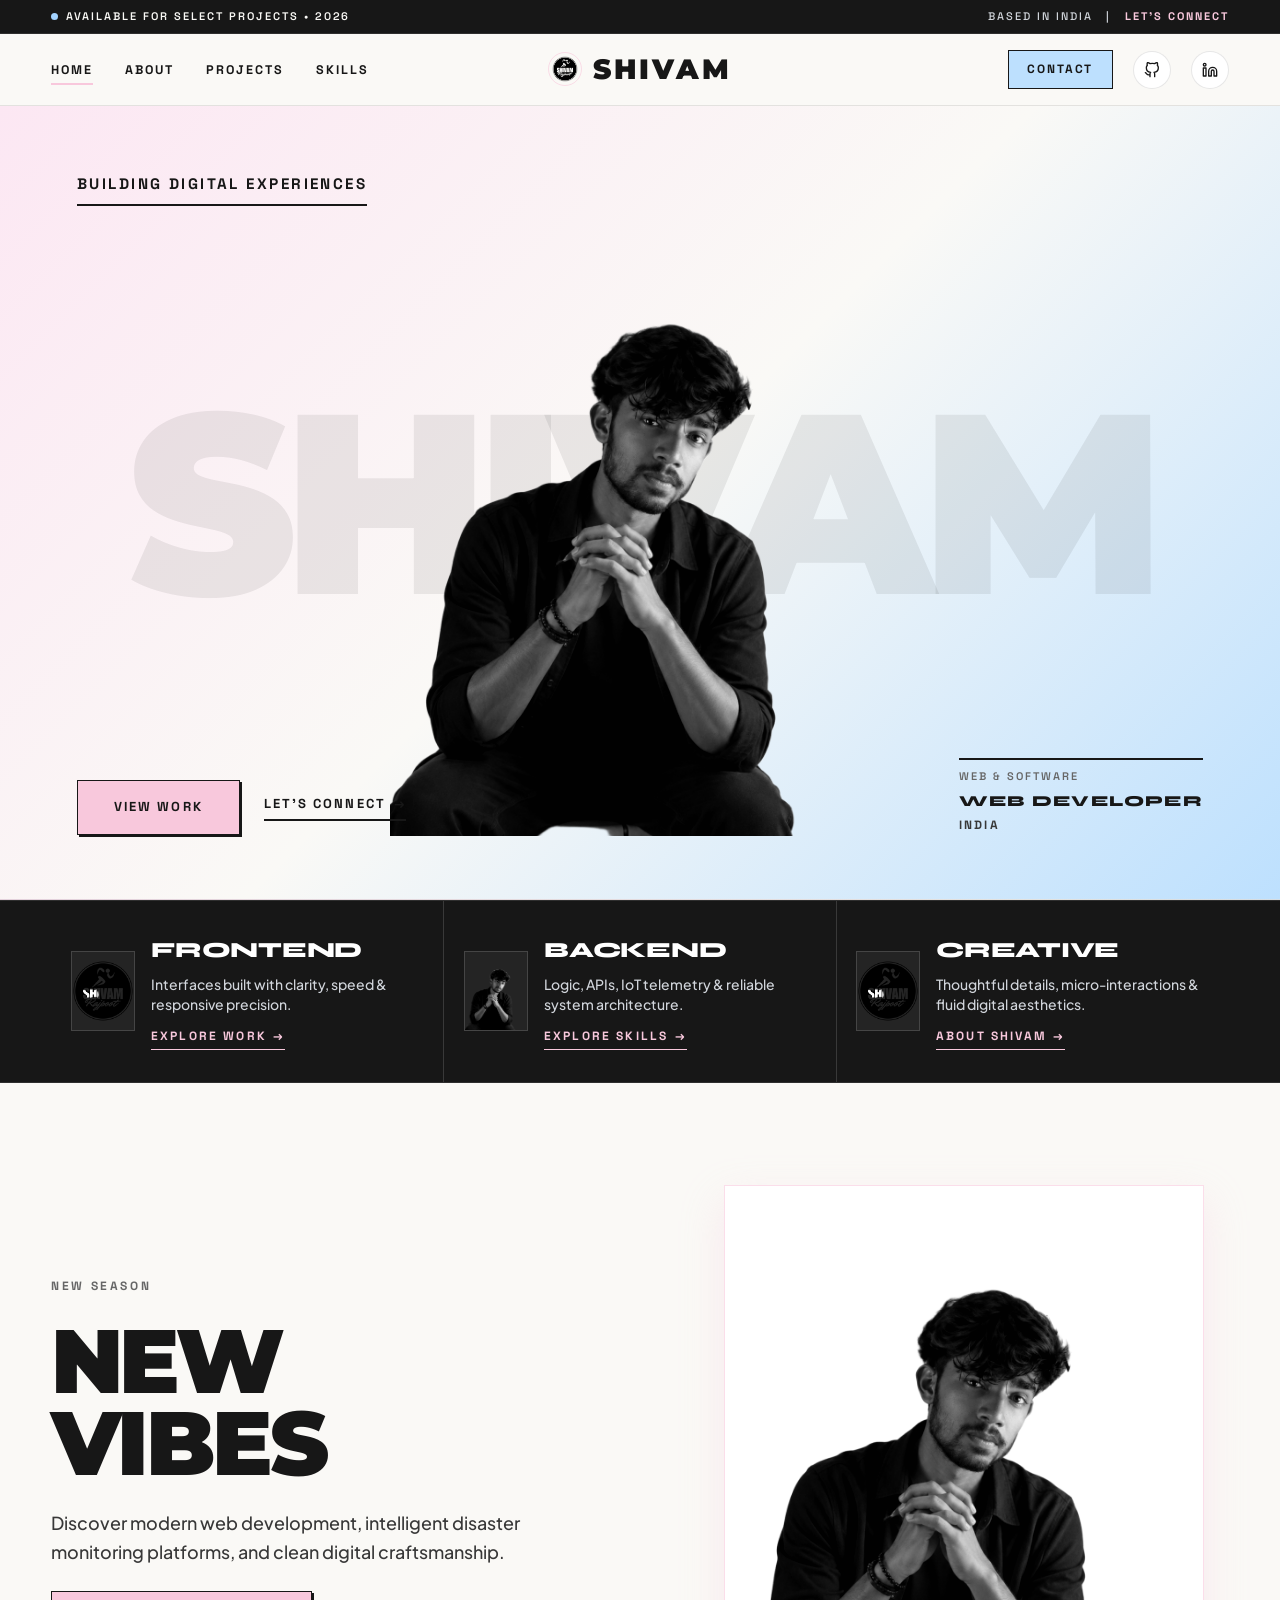
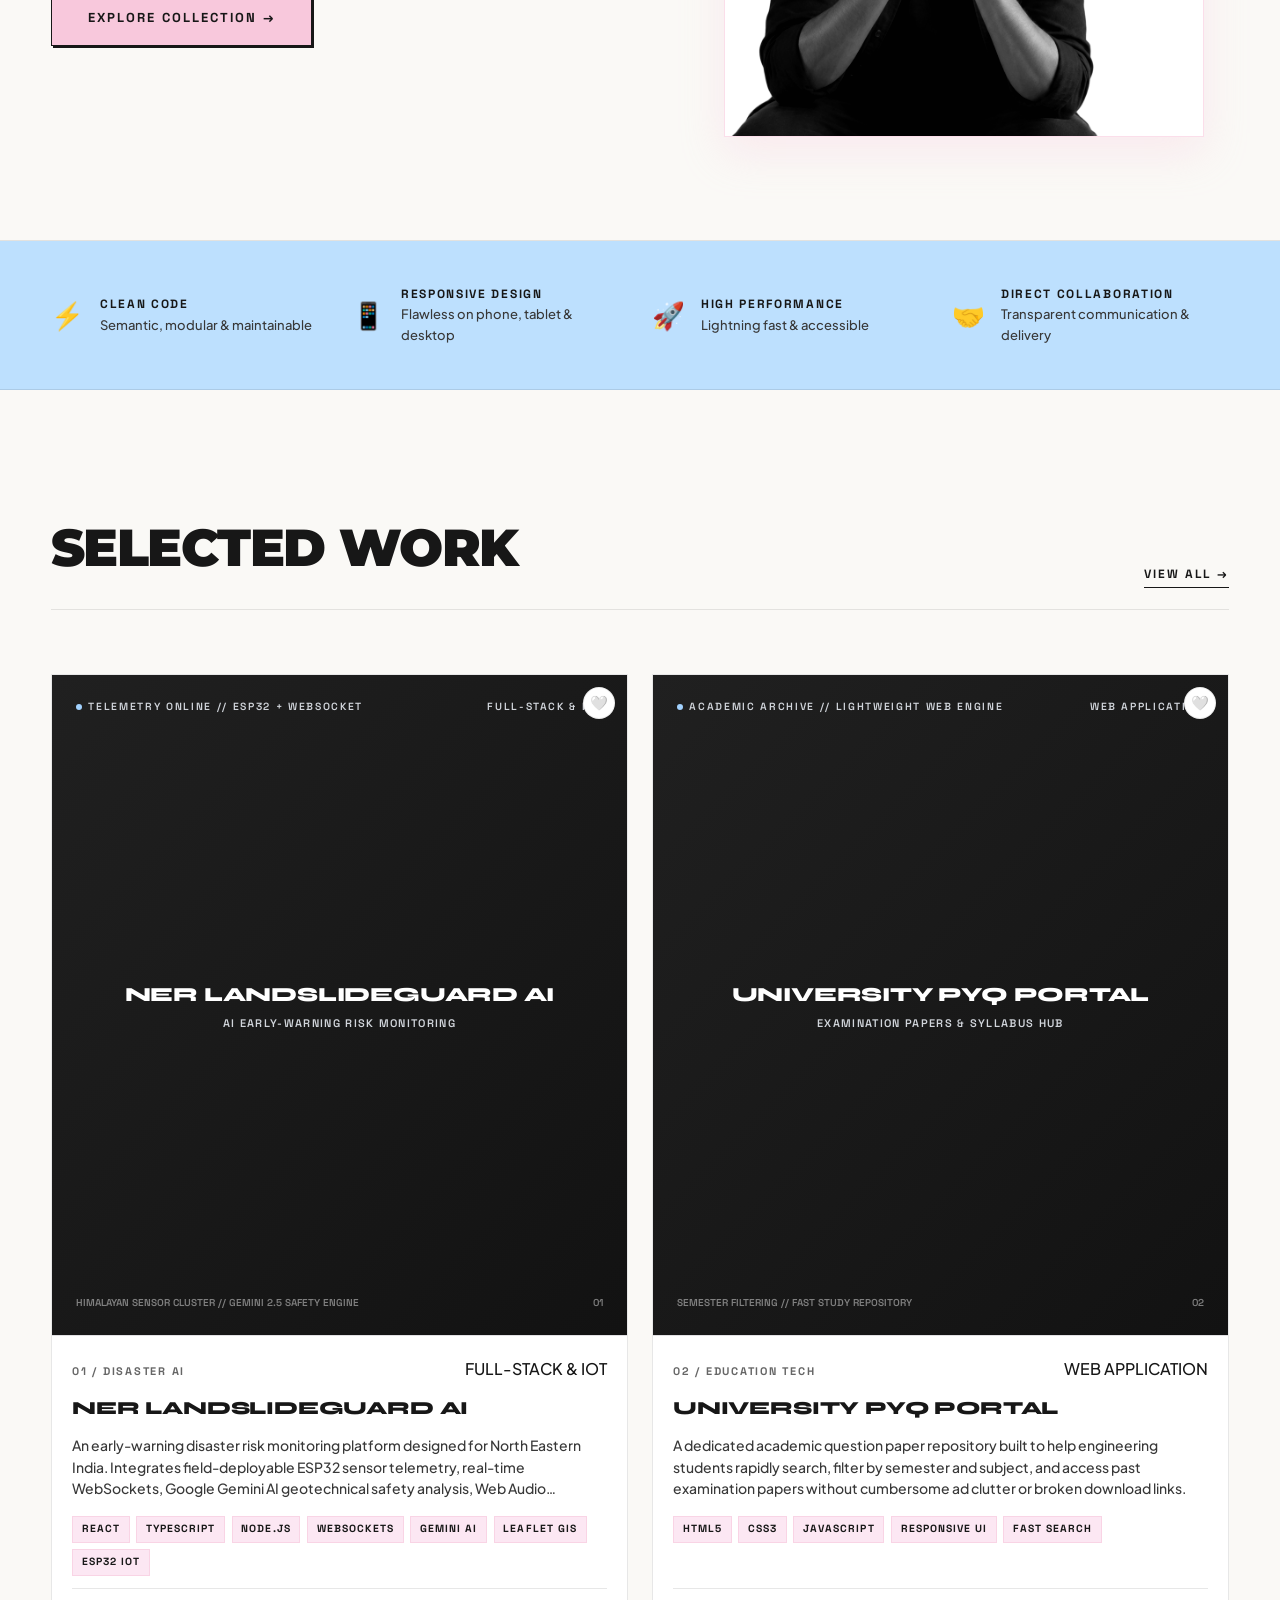
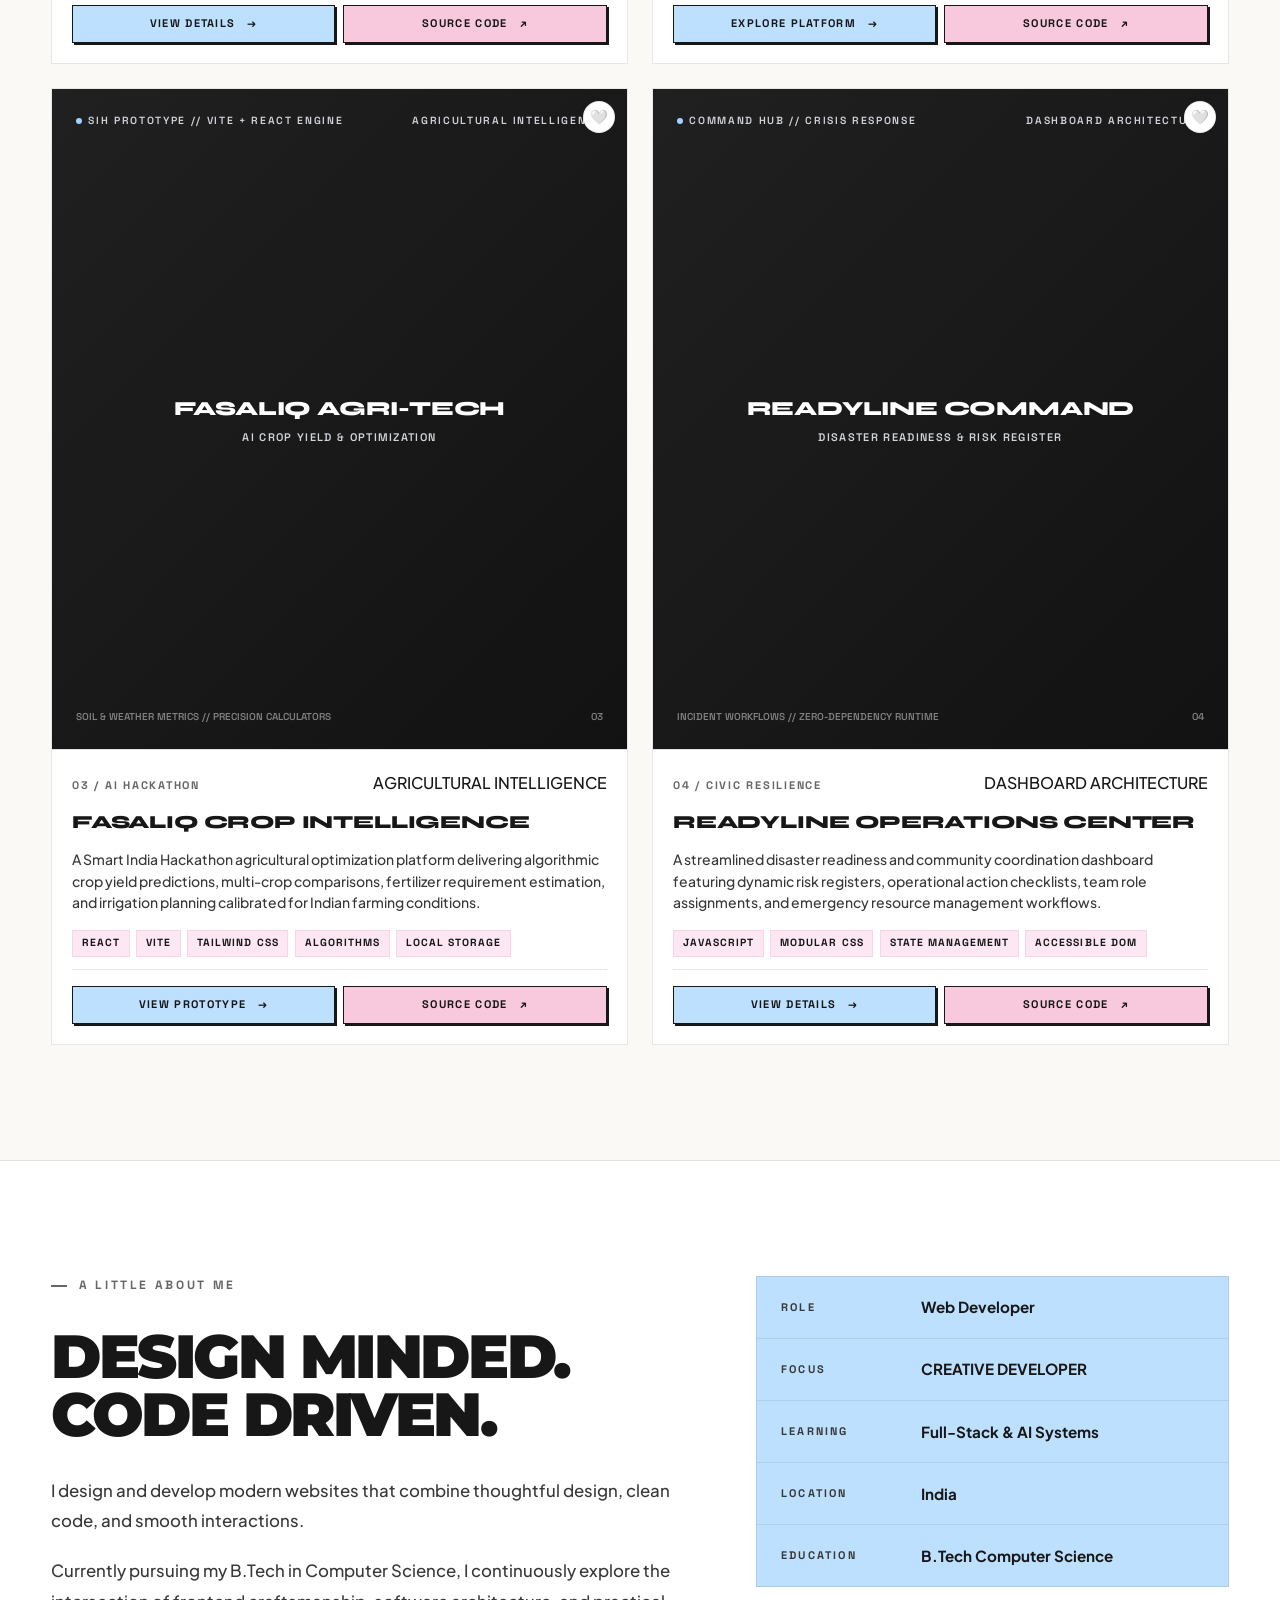
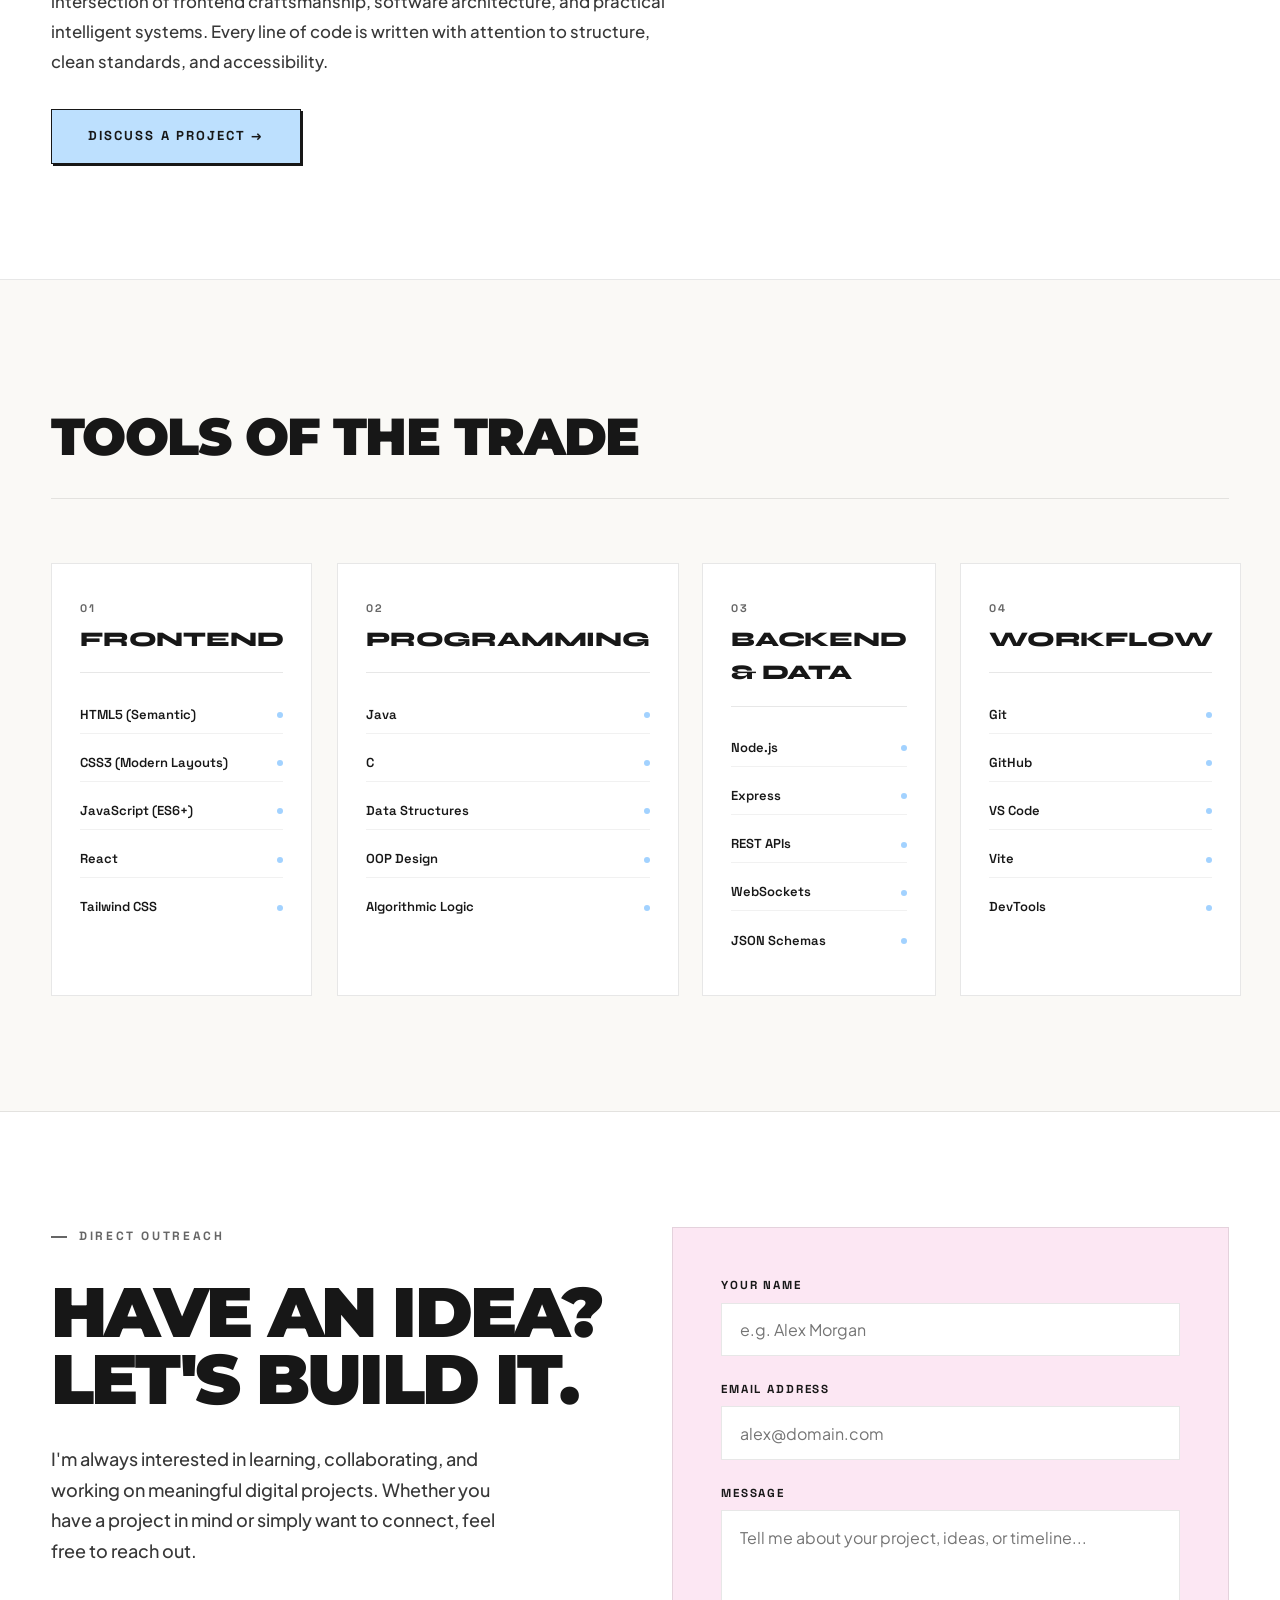
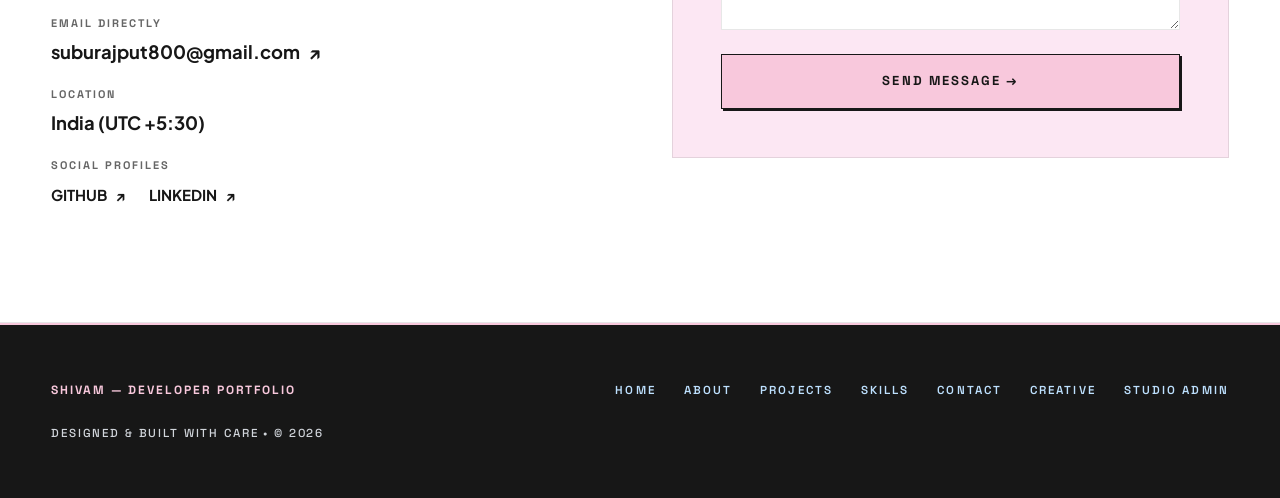
<file: index.html>
<!doctype html>
<html lang="en">
  <head>
    <meta charset="UTF-8" />
    <meta name="viewport" content="width=device-width, initial-scale=1.0" />
    <title>Shivam Rajput | Developer Portfolio</title>
    <meta
      name="description"
      content="Portfolio of Shivam Rajput, Web Developer & Software Developer based in India. Minimalist fashion-editorial portfolio showcasing selected projects, technical expertise, and development journey."
    />
    <meta name="theme-color" content="#fdf2f8" />

    <!-- Favicon -->
    <link rel="icon" type="image/png" href="lc.png" />

    <!-- Google Fonts Preconnect & Stylesheet -->
    <link rel="preconnect" href="https://fonts.googleapis.com" />
    <link rel="preconnect" href="https://fonts.gstatic.com" crossorigin />
    <link rel="stylesheet" href="style.css" />
  </head>

  <body>
    <!-- Subtle Custom Cursor for Desktop -->
    <div class="cursor-dot" aria-hidden="true"></div>
    <div class="cursor-ring" aria-hidden="true"></div>

    <!-- ======================================================================
         1. TOP ANNOUNCEMENT BAR (GAZU Style)
         ====================================================================== -->
    <div class="top-announcement">
      <div class="container announcement-inner">
        <div class="announcement-left">
          <span class="announcement-dot" aria-hidden="true"></span>
          <span>AVAILABLE FOR SELECT PROJECTS &bull; 2026</span>
        </div>
        <div class="announcement-right">
          <span>BASED IN INDIA</span>
          <span aria-hidden="true">|</span>
          <a href="#contact">LET'S CONNECT</a>
        </div>
      </div>
    </div>

    <!-- ======================================================================
         2. NAVIGATION BAR (GAZU Style: Left Nav | Center Brand | Right Actions)
         ====================================================================== -->
    <header class="site-header">
      <div class="container nav-wrapper">
        <!-- Left Navigation -->
        <nav class="nav-left" aria-label="Main Navigation">
          <a href="#hero" class="nav-link active">HOME</a>
          <a href="#about" class="nav-link">ABOUT</a>
          <a href="#projects" class="nav-link">PROJECTS</a>
          <a href="#skills" class="nav-link">SKILLS</a>
        </nav>

        <!-- Center Brand (Bold GAZU-Style "SHIVAM") -->
        <div class="nav-brand">
          <img
            src="lc.png"
            alt="Shivam Monogram"
            class="brand-monogram"
            width="32"
            height="32"
          />
          <a href="#hero" class="brand-title">SHIVAM</a>
        </div>

        <!-- Right Navigation & Icons -->
        <div class="nav-right">
          <a href="#contact" class="nav-contact-link">CONTACT</a>

          <!-- GitHub Icon Link -->
          <a
            href="https://github.com"
            target="_blank"
            rel="noopener noreferrer"
            class="nav-social-link"
            aria-label="GitHub Profile"
            title="GitHub Profile"
          >
            <svg
              viewBox="0 0 24 24"
              fill="none"
              stroke="currentColor"
              stroke-width="2"
              stroke-linecap="round"
              stroke-linejoin="round"
            >
              <path
                d="M9 19c-5 1.5-5-2.5-7-3m14 6v-3.87a3.37 3.37 0 0 0-.94-2.61c3.14-.35 6.44-1.54 6.44-7A5.44 5.44 0 0 0 20 4.77 5.07 5.07 0 0 0 19.91 1S18.73.65 16 2.48a13.38 13.38 0 0 0-7 0C6.27.65 5.09 1 5.09 1A5.07 5.07 0 0 0 5 4.77a5.44 5.44 0 0 0-1.5 3.78c0 5.42 3.3 6.61 6.44 7A3.37 3.37 0 0 0 9 18.13V22"
              ></path>
            </svg>
          </a>

          <!-- LinkedIn Icon Link -->
          <a
            href="https://linkedin.com"
            target="_blank"
            rel="noopener noreferrer"
            class="nav-social-link"
            aria-label="LinkedIn Profile"
            title="LinkedIn Profile"
          >
            <svg
              viewBox="0 0 24 24"
              fill="none"
              stroke="currentColor"
              stroke-width="2"
              stroke-linecap="round"
              stroke-linejoin="round"
            >
              <path
                d="M16 8a6 6 0 0 1 6 6v7h-4v-7a2 2 0 0 0-2-2 2 2 0 0 0-2 2v7h-4v-7a6 6 0 0 1 6-6z"
              ></path>
              <rect x="2" y="9" width="4" height="12"></rect>
              <circle cx="4" cy="4" r="2"></circle>
            </svg>
          </a>

          <!-- Mobile Hamburger Toggle -->
          <button
            class="mobile-toggle"
            aria-label="Open mobile navigation"
            aria-expanded="false"
          >
            <span></span>
            <span></span>
            <span></span>
          </button>
        </div>
      </div>
    </header>

    <!-- Mobile Drawer Menu Overlay -->
    <div class="mobile-nav-drawer" aria-label="Mobile Navigation Drawer">
      <div class="mobile-links">
        <a href="#hero" class="mobile-nav-link">
          <span>01 / HOME</span>
          <span class="arrow-icon">→</span>
        </a>
        <a href="#about" class="mobile-nav-link">
          <span>02 / ABOUT</span>
          <span class="arrow-icon">→</span>
        </a>
        <a href="#projects" class="mobile-nav-link">
          <span>03 / SELECTED WORK</span>
          <span class="arrow-icon">→</span>
        </a>
        <a href="#skills" class="mobile-nav-link">
          <span>04 / SKILLS</span>
          <span class="arrow-icon">→</span>
        </a>
        <a href="#journey" class="mobile-nav-link">
          <span>05 / JOURNEY</span>
          <span class="arrow-icon">→</span>
        </a>
        <a href="creativity.html" class="mobile-nav-link">
          <span>06 / CREATIVE LAB</span>
          <span class="arrow-icon">→</span>
        </a>
        <a href="#contact" class="mobile-nav-link">
          <span>07 / CONTACT</span>
          <span class="arrow-icon">→</span>
        </a>
      </div>

      <div class="mobile-nav-footer">
        <span class="kicker">BASED IN INDIA</span>
        <div class="mobile-socials">
          <a
            href="mailto:suburajput800@gmail.com"
            class="btn btn-sm btn-outline"
            >EMAIL DIRECT</a
          >
          <a href="./admin.html" class="btn btn-sm btn-primary">STUDIO ADMIN</a>
        </div>
      </div>
    </div>

    <!-- ======================================================================
         3. HERO SECTION — EXACT GAZU 4-CORNER COMPOSITION
         ====================================================================== -->
    <section class="hero-section" id="hero">
      <!-- 1. Top-Left Tagline (Matches GAZU "FASHION THAT MOVES WITH YOU") -->
      <div class="hero-top-left reveal">
        <p class="hero-editorial-kicker" id="hero-kicker">
          BUILDING<br />
          DIGITAL EXPERIENCES<br />
          WITH YOU.
        </p>
      </div>

      <!-- 2. Massive Oversized Typography (Matches Giant "G A Z U") -->
      <div class="hero-watermark" aria-hidden="true">SHIVAM</div>

      <!-- 3. Center Cutout Photograph (Overlaps the Watermark like the Walking Model) -->
      <div class="hero-image-wrap reveal delay-1">
        <img
          src="myphoto.png"
          alt="Shivam Rajput - Web Developer"
          class="hero-portrait"
          width="920"
          height="1080"
          loading="eager"
        />
      </div>

      <!-- 4. Bottom-Left Dual CTAs (Matches "SHOP NOW" & "EXPLORE NEW IN") -->
      <div class="hero-bottom-left reveal delay-2">
        <a href="#projects" class="btn btn-primary"> VIEW WORK </a>
        <a href="#contact" class="hero-text-link">
          LET'S CONNECT <span class="arrow-icon">→</span>
        </a>
      </div>

      <!-- 5. Bottom-Right Meta Badge (Matches "NEW COLLECTION 2024") -->
      <div class="hero-bottom-right reveal delay-2">
        <span class="hero-meta-kicker">WEB &amp; SOFTWARE</span>
        <span class="hero-meta-bold" id="hero-role-val">DEVELOPER</span>
        <span class="hero-meta-year" id="hero-location-val">2026 // INDIA</span>
      </div>
    </section>

    <!-- ======================================================================
         4. DEVELOPER CATEGORY STRIP (Matches GAZU MEN / WOMEN / KIDS Strip)
         ====================================================================== -->
    <section class="category-strip" aria-label="Specialization Categories">
      <div class="container category-grid">
        <!-- Category 1 (Frontend) -->
        <a href="#projects" class="category-card reveal">
          <div class="category-thumb-wrap">
            <img src="lc.png" alt="Frontend Development Thumbnail" />
          </div>
          <div class="category-body">
            <h3 class="category-title">FRONTEND</h3>
            <p class="category-desc">
              Interfaces built with clarity, speed &amp; responsive precision.
            </p>
            <span class="category-link">
              EXPLORE WORK <span class="arrow-icon">→</span>
            </span>
          </div>
        </a>

        <!-- Category 2 (Backend) -->
        <a href="#skills" class="category-card reveal delay-1">
          <div class="category-thumb-wrap">
            <img src="myphoto.png" alt="Backend Development Thumbnail" />
          </div>
          <div class="category-body">
            <h3 class="category-title">BACKEND</h3>
            <p class="category-desc">
              Logic, APIs, IoT telemetry &amp; reliable system architecture.
            </p>
            <span class="category-link">
              EXPLORE SKILLS <span class="arrow-icon">→</span>
            </span>
          </div>
        </a>

        <!-- Category 3 (Creative) -->
        <a href="#about" class="category-card reveal delay-2">
          <div class="category-thumb-wrap">
            <img src="lc.png" alt="Creative Development Thumbnail" />
          </div>
          <div class="category-body">
            <h3 class="category-title">CREATIVE</h3>
            <p class="category-desc">
              Thoughtful details, micro-interactions &amp; fluid digital
              aesthetics.
            </p>
            <span class="category-link">
              ABOUT SHIVAM <span class="arrow-icon">→</span>
            </span>
          </div>
        </a>
      </div>
    </section>

    <!-- ======================================================================
         5. NEW VIBES SECTION (Matches GAZU Editorial Split Banner)
         ====================================================================== -->
    <section class="vibes-banner" id="journey-banner">
      <div class="container vibes-grid">
        <!-- Left Side: Editorial Typography -->
        <div class="vibes-left">
          <span class="vibes-season reveal">NEW SEASON</span>

          <h2 class="vibes-title reveal delay-1">
            NEW<br />
            VIBES
          </h2>

          <p class="vibes-desc reveal delay-2">
            Discover modern web development, intelligent disaster monitoring
            platforms, and clean digital craftsmanship.
          </p>

          <div class="reveal delay-3">
            <a href="#projects" class="btn btn-primary">
              EXPLORE COLLECTION &rarr;
            </a>
          </div>
        </div>

        <!-- Right Side: Studio Portrait Card (Matching Model Photo) -->
        <div class="vibes-right reveal delay-2">
          <div class="vibes-portrait-card">
            <img
              src="myphoto.png"
              alt="Shivam Rajput - Studio Portrait"
              loading="lazy"
            />
          </div>
        </div>
      </div>
    </section>

    <!-- ======================================================================
         6. TRUST & VALUE BADGES STRIP (Matches GAZU Feature Bar)
         ====================================================================== -->
    <div class="trust-strip">
      <div class="container trust-grid">
        <div class="trust-item reveal">
          <span class="trust-icon" aria-hidden="true">⚡</span>
          <div class="trust-content">
            <span class="trust-title">CLEAN CODE</span>
            <span class="trust-desc">Semantic, modular &amp; maintainable</span>
          </div>
        </div>

        <div class="trust-item reveal delay-1">
          <span class="trust-icon" aria-hidden="true">📱</span>
          <div class="trust-content">
            <span class="trust-title">RESPONSIVE DESIGN</span>
            <span class="trust-desc"
              >Flawless on phone, tablet &amp; desktop</span
            >
          </div>
        </div>

        <div class="trust-item reveal delay-2">
          <span class="trust-icon" aria-hidden="true">🚀</span>
          <div class="trust-content">
            <span class="trust-title">HIGH PERFORMANCE</span>
            <span class="trust-desc">Lightning fast &amp; accessible</span>
          </div>
        </div>

        <div class="trust-item reveal delay-3">
          <span class="trust-icon" aria-hidden="true">🤝</span>
          <div class="trust-content">
            <span class="trust-title">DIRECT COLLABORATION</span>
            <span class="trust-desc"
              >Transparent communication &amp; delivery</span
            >
          </div>
        </div>
      </div>
    </div>

    <!-- ======================================================================
         7. FEATURED PROJECTS (Matches "BEST OF GAZU" Product Grid)
         ====================================================================== -->
    <section class="projects-section" id="projects">
      <div class="container">
        <!-- Section Header matching "BEST OF GAZU" -->
        <div class="section-header-editorial">
          <h2 class="section-title reveal">SELECTED WORK</h2>
          <a href="#contact" class="section-header-right-link reveal delay-1"
            >VIEW ALL &rarr;</a
          >
        </div>

        <!-- 4-Column Product Style Grid -->
        <div class="projects-grid" id="projects-container">
          <!-- Populated dynamically via main.js / fallback cards -->
          <article class="project-card reveal">
            <div class="project-preview">
              <span class="project-wishlist-icon" title="Save Project">🤍</span>
              <div class="project-preview-mockup">
                <div class="mockup-header">
                  <span class="mockup-status-dot">TELEMETRY ONLINE</span>
                  <span>IOT &bull; AI</span>
                </div>
                <div class="mockup-center">
                  <h4>NER LandslideGuard AI</h4>
                  <p>AI EARLY-WARNING PLATFORM</p>
                </div>
                <div class="mockup-footer">
                  <span>HIMALAYAN SENSORS</span>
                  <span>01</span>
                </div>
              </div>
            </div>

            <div class="project-info">
              <div class="project-meta-bar">
                <span class="project-index">01 / DISASTER AI</span>
              </div>
              <h3 class="project-title">NER LandslideGuard AI</h3>
              <p class="project-desc">
                AI disaster early warning platform integrating ESP32 IoT
                sensors, WebSockets, Google Gemini AI, and GIS Leaflet mapping.
              </p>
              <div class="project-tech-tags">
                <span class="tech-tag">React</span>
                <span class="tech-tag">IoT</span>
                <span class="tech-tag">Gemini AI</span>
              </div>
              <div class="project-actions">
                <a href="#contact" class="btn btn-sm btn-outline"
                  >DETAILS &rarr;</a
                >
                <a
                  href="https://github.com"
                  target="_blank"
                  rel="noopener noreferrer"
                  class="btn btn-sm btn-primary"
                  >CODE ↗</a
                >
              </div>
            </div>
          </article>

          <article class="project-card reveal delay-1">
            <div class="project-preview">
              <span class="project-wishlist-icon" title="Save Project">🤍</span>
              <div class="project-preview-mockup">
                <div class="mockup-header">
                  <span class="mockup-status-dot">ACADEMIC HUB</span>
                  <span>WEB ARCHIVE</span>
                </div>
                <div class="mockup-center">
                  <h4>University PYQ Portal</h4>
                  <p>EXAM QUESTION ARCHIVE</p>
                </div>
                <div class="mockup-footer">
                  <span>FAST FILTERING</span>
                  <span>02</span>
                </div>
              </div>
            </div>

            <div class="project-info">
              <div class="project-meta-bar">
                <span class="project-index">02 / EDUCATION TECH</span>
              </div>
              <h3 class="project-title">University PYQ Portal</h3>
              <p class="project-desc">
                Centralized academic question paper repository with semester
                filtering and clean download access for students.
              </p>
              <div class="project-tech-tags">
                <span class="tech-tag">HTML5</span>
                <span class="tech-tag">CSS3</span>
                <span class="tech-tag">JavaScript</span>
              </div>
              <div class="project-actions">
                <a href="#contact" class="btn btn-sm btn-outline"
                  >DETAILS &rarr;</a
                >
                <a
                  href="https://github.com"
                  target="_blank"
                  rel="noopener noreferrer"
                  class="btn btn-sm btn-primary"
                  >CODE ↗</a
                >
              </div>
            </div>
          </article>

          <article class="project-card reveal delay-2">
            <div class="project-preview">
              <span class="project-wishlist-icon" title="Save Project">🤍</span>
              <div class="project-preview-mockup">
                <div class="mockup-header">
                  <span class="mockup-status-dot">SIH PROTOTYPE</span>
                  <span>AGRI-TECH</span>
                </div>
                <div class="mockup-center">
                  <h4>FasalIQ Crop AI</h4>
                  <p>YIELD PREDICTION ENGINE</p>
                </div>
                <div class="mockup-footer">
                  <span>SMART SOIL DATA</span>
                  <span>03</span>
                </div>
              </div>
            </div>

            <div class="project-info">
              <div class="project-meta-bar">
                <span class="project-index">03 / AI HACKATHON</span>
              </div>
              <h3 class="project-title">FasalIQ Crop Intelligence</h3>
              <p class="project-desc">
                Smart India Hackathon agricultural optimization platform
                delivering algorithmic crop yield predictions and dosage
                calculators.
              </p>
              <div class="project-tech-tags">
                <span class="tech-tag">React</span>
                <span class="tech-tag">Vite</span>
                <span class="tech-tag">Tailwind</span>
              </div>
              <div class="project-actions">
                <a href="#contact" class="btn btn-sm btn-outline"
                  >DETAILS &rarr;</a
                >
                <a
                  href="https://github.com"
                  target="_blank"
                  rel="noopener noreferrer"
                  class="btn btn-sm btn-primary"
                  >CODE ↗</a
                >
              </div>
            </div>
          </article>

          <article class="project-card reveal delay-3">
            <div class="project-preview">
              <span class="project-wishlist-icon" title="Save Project">🤍</span>
              <div class="project-preview-mockup">
                <div class="mockup-header">
                  <span class="mockup-status-dot">COMMAND HUB</span>
                  <span>CRISIS OPS</span>
                </div>
                <div class="mockup-center">
                  <h4>Readyline Command</h4>
                  <p>DISASTER READINESS HUB</p>
                </div>
                <div class="mockup-footer">
                  <span>RISK REGISTER</span>
                  <span>04</span>
                </div>
              </div>
            </div>

            <div class="project-info">
              <div class="project-meta-bar">
                <span class="project-index">04 / CIVIC RESILIENCE</span>
              </div>
              <h3 class="project-title">Readyline Operations</h3>
              <p class="project-desc">
                Disaster readiness and community coordination dashboard
                featuring interactive risk registers and resource workflows.
              </p>
              <div class="project-tech-tags">
                <span class="tech-tag">JavaScript</span>
                <span class="tech-tag">State Mgmt</span>
                <span class="tech-tag">A11y</span>
              </div>
              <div class="project-actions">
                <a href="#contact" class="btn btn-sm btn-outline"
                  >DETAILS &rarr;</a
                >
                <a
                  href="https://github.com"
                  target="_blank"
                  rel="noopener noreferrer"
                  class="btn btn-sm btn-primary"
                  >CODE ↗</a
                >
              </div>
            </div>
          </article>
        </div>
      </div>
    </section>

    <!-- ======================================================================
         8. INTRODUCTION / ABOUT SECTION
         ====================================================================== -->
    <section class="about-section" id="about">
      <div class="container about-layout">
        <!-- Left Side: Editorial Narrative -->
        <div class="about-left">
          <span class="kicker reveal">A LITTLE ABOUT ME</span>

          <h2 class="about-headline title-display reveal delay-1">
            DESIGN MINDED.<br />CODE DRIVEN.
          </h2>

          <div class="about-narrative reveal delay-2">
            <p id="hero-tagline">
              I design and develop modern websites that combine thoughtful
              design, clean code, and smooth interactions.
            </p>
            <p>
              Currently pursuing my B.Tech in Computer Science, I continuously
              explore the intersection of frontend craftsmanship, software
              architecture, and practical intelligent systems. Every line of
              code is written with attention to structure, clean standards, and
              accessibility.
            </p>
          </div>

          <div class="reveal delay-3">
            <a href="#contact" class="btn btn-outline">
              DISCUSS A PROJECT &rarr;
            </a>
          </div>
        </div>

        <!-- Right Side: Editorial Specifications -->
        <div class="about-right">
          <div class="editorial-specs reveal delay-1">
            <div class="spec-row">
              <span class="spec-label">ROLE</span>
              <span class="spec-value" id="hero-role-spec">Web Developer</span>
            </div>
            <div class="spec-row">
              <span class="spec-label">FOCUS</span>
              <span class="spec-value" id="hero-focus-val"
                >Frontend &amp; Full-Stack</span
              >
            </div>
            <div class="spec-row">
              <span class="spec-label">LEARNING</span>
              <span class="spec-value">Full-Stack &amp; AI Systems</span>
            </div>
            <div class="spec-row">
              <span class="spec-label">LOCATION</span>
              <span class="spec-value">India</span>
            </div>
            <div class="spec-row">
              <span class="spec-label">EDUCATION</span>
              <span class="spec-value">B.Tech Computer Science</span>
            </div>
          </div>
        </div>
      </div>
    </section>

    <!-- ======================================================================
         9. SKILLS SECTION ("TOOLS OF THE TRADE")
         ====================================================================== -->
    <section class="skills-section" id="skills">
      <div class="container">
        <div class="section-header-editorial">
          <h2 class="section-title reveal">TOOLS OF THE TRADE</h2>
        </div>

        <div class="skills-grid">
          <div class="skill-category-card reveal">
            <div class="skill-cat-header">
              <span class="skill-cat-index">01</span>
              <h3 class="skill-cat-title">FRONTEND</h3>
            </div>
            <div class="skill-tags-list">
              <div class="skill-tag-item">
                <span>HTML5 (Semantic)</span
                ><span class="skill-level-dot"></span>
              </div>
              <div class="skill-tag-item">
                <span>CSS3 (Modern Layouts)</span
                ><span class="skill-level-dot"></span>
              </div>
              <div class="skill-tag-item">
                <span>JavaScript (ES6+)</span
                ><span class="skill-level-dot"></span>
              </div>
              <div class="skill-tag-item">
                <span>React</span><span class="skill-level-dot"></span>
              </div>
              <div class="skill-tag-item">
                <span>Tailwind CSS</span><span class="skill-level-dot"></span>
              </div>
            </div>
          </div>

          <div class="skill-category-card reveal delay-1">
            <div class="skill-cat-header">
              <span class="skill-cat-index">02</span>
              <h3 class="skill-cat-title">PROGRAMMING</h3>
            </div>
            <div class="skill-tags-list">
              <div class="skill-tag-item">
                <span>Java</span><span class="skill-level-dot"></span>
              </div>
              <div class="skill-tag-item">
                <span>C</span><span class="skill-level-dot"></span>
              </div>
              <div class="skill-tag-item">
                <span>Data Structures</span
                ><span class="skill-level-dot"></span>
              </div>
              <div class="skill-tag-item">
                <span>OOP Design</span><span class="skill-level-dot"></span>
              </div>
              <div class="skill-tag-item">
                <span>Algorithmic Logic</span
                ><span class="skill-level-dot"></span>
              </div>
            </div>
          </div>

          <div class="skill-category-card reveal delay-2">
            <div class="skill-cat-header">
              <span class="skill-cat-index">03</span>
              <h3 class="skill-cat-title">BACKEND &amp; DATA</h3>
            </div>
            <div class="skill-tags-list">
              <div class="skill-tag-item">
                <span>Node.js</span><span class="skill-level-dot"></span>
              </div>
              <div class="skill-tag-item">
                <span>Express</span><span class="skill-level-dot"></span>
              </div>
              <div class="skill-tag-item">
                <span>REST APIs</span><span class="skill-level-dot"></span>
              </div>
              <div class="skill-tag-item">
                <span>WebSockets</span><span class="skill-level-dot"></span>
              </div>
              <div class="skill-tag-item">
                <span>JSON Schemas</span><span class="skill-level-dot"></span>
              </div>
            </div>
          </div>

          <div class="skill-category-card reveal delay-3">
            <div class="skill-cat-header">
              <span class="skill-cat-index">04</span>
              <h3 class="skill-cat-title">WORKFLOW</h3>
            </div>
            <div class="skill-tags-list">
              <div class="skill-tag-item">
                <span>Git</span><span class="skill-level-dot"></span>
              </div>
              <div class="skill-tag-item">
                <span>GitHub</span><span class="skill-level-dot"></span>
              </div>
              <div class="skill-tag-item">
                <span>VS Code</span><span class="skill-level-dot"></span>
              </div>
              <div class="skill-tag-item">
                <span>Vite</span><span class="skill-level-dot"></span>
              </div>
              <div class="skill-tag-item">
                <span>DevTools</span><span class="skill-level-dot"></span>
              </div>
            </div>
          </div>
        </div>
      </div>
    </section>

    <!-- ======================================================================
         10. CONTACT SECTION
         ====================================================================== -->
    <section class="contact-section" id="contact">
      <div class="container contact-layout">
        <div class="contact-left">
          <span class="kicker reveal">DIRECT OUTREACH</span>

          <h2 class="contact-headline title-display reveal delay-1">
            HAVE AN IDEA?<br />LET'S BUILD IT.
          </h2>

          <p class="contact-subtext reveal delay-2">
            I'm always interested in learning, collaborating, and working on
            meaningful digital projects. Whether you have a project in mind or
            simply want to connect, feel free to reach out.
          </p>

          <div class="contact-methods reveal delay-3">
            <div class="contact-item">
              <span class="contact-label">EMAIL DIRECTLY</span>
              <a href="mailto:suburajput800@gmail.com" class="contact-val">
                suburajput800@gmail.com
                <span class="arrow-icon">↗</span>
              </a>
            </div>

            <div class="contact-item">
              <span class="contact-label">LOCATION</span>
              <span class="contact-val">India (UTC +5:30)</span>
            </div>

            <div class="contact-item">
              <span class="contact-label">SOCIAL PROFILES</span>
              <div style="display: flex; gap: 1.5rem; margin-top: 0.25rem">
                <a
                  href="https://github.com"
                  target="_blank"
                  rel="noopener noreferrer"
                  class="contact-val"
                  style="font-size: 0.9375rem"
                >
                  GITHUB <span class="arrow-icon">↗</span>
                </a>
                <a
                  href="https://linkedin.com"
                  target="_blank"
                  rel="noopener noreferrer"
                  class="contact-val"
                  style="font-size: 0.9375rem"
                >
                  LINKEDIN <span class="arrow-icon">↗</span>
                </a>
              </div>
            </div>
          </div>
        </div>

        <div class="contact-right reveal delay-2">
          <div class="contact-form-wrap">
            <form id="portfolio-contact-form" class="contact-form" novalidate>
              <div class="form-group">
                <label for="contact-name" class="form-label">YOUR NAME</label>
                <input
                  type="text"
                  id="contact-name"
                  name="name"
                  class="form-input"
                  placeholder="e.g. Alex Morgan"
                  required
                />
              </div>

              <div class="form-group">
                <label for="contact-email" class="form-label"
                  >EMAIL ADDRESS</label
                >
                <input
                  type="email"
                  id="contact-email"
                  name="email"
                  class="form-input"
                  placeholder="alex@domain.com"
                  required
                />
              </div>

              <div class="form-group">
                <label for="contact-message" class="form-label">MESSAGE</label>
                <textarea
                  id="contact-message"
                  name="message"
                  class="form-textarea"
                  placeholder="Tell me about your project, ideas, or timeline..."
                  rows="4"
                  required
                ></textarea>
              </div>

              <div
                id="form-status-message"
                class="form-status"
                role="alert"
              ></div>

              <button type="submit" class="btn btn-primary" style="width: 100%">
                SEND MESSAGE &rarr;
              </button>
            </form>
          </div>
        </div>
      </div>
    </section>

    <!-- ======================================================================
         11. FOOTER
         ====================================================================== -->
    <footer class="site-footer">
      <div class="container footer-inner">
        <div class="footer-left">
          <span>SHIVAM — DEVELOPER PORTFOLIO</span>
        </div>

        <nav class="footer-center" aria-label="Footer Navigation">
          <a href="#hero" class="footer-link">HOME</a>
          <a href="#about" class="footer-link">ABOUT</a>
          <a href="#projects" class="footer-link">PROJECTS</a>
          <a href="#skills" class="footer-link">SKILLS</a>
          <a href="#contact" class="footer-link">CONTACT</a>
          <a href="./creativity.html" class="footer-link">CREATIVE</a>
          <a href="./admin.html" class="footer-link">STUDIO ADMIN</a>
        </nav>

        <div class="footer-right">
          <span
            >DESIGNED &amp; BUILT WITH CARE &bull; &copy;
            <span id="current-year">2026</span></span
          >
        </div>
      </div>
    </footer>

    <!-- Interactive Script -->
    <script src="main.js"></script>
  </body>
</html>
</file>
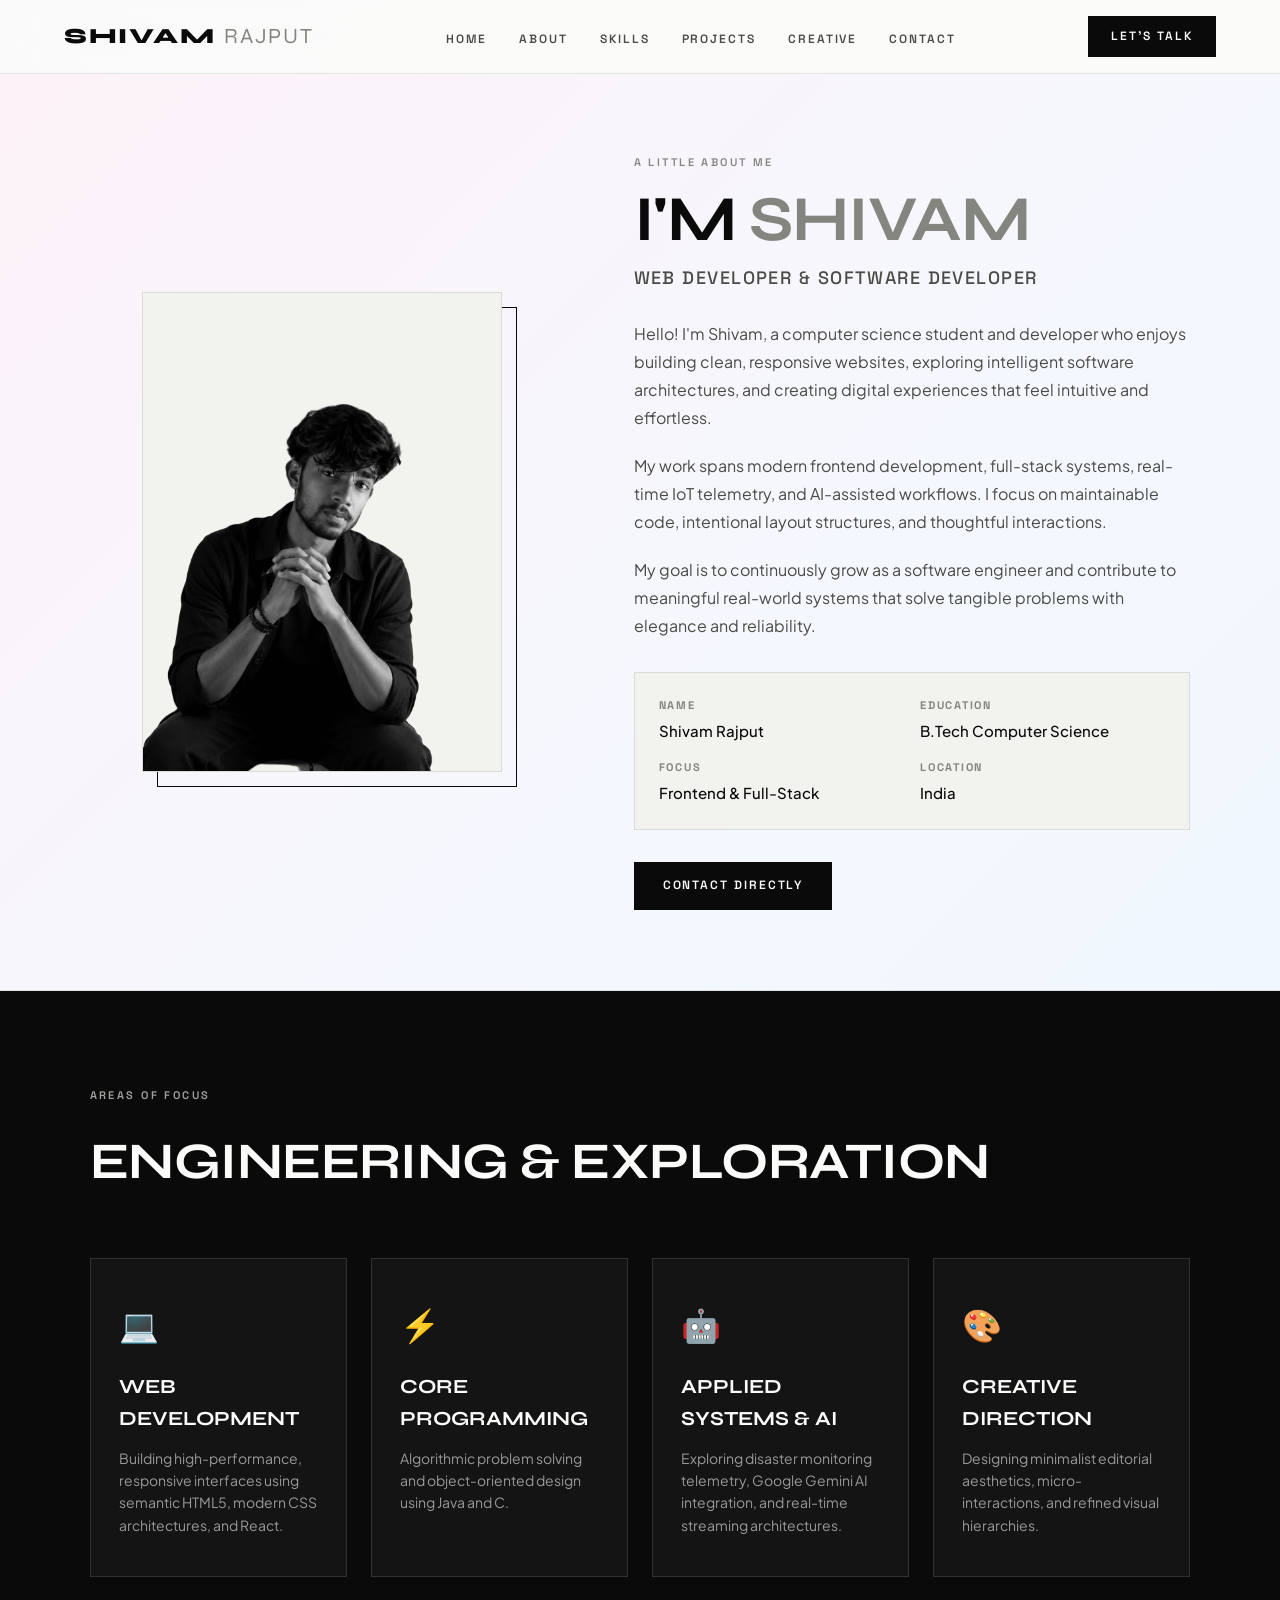
<file: about.html>
<!DOCTYPE html>
<html lang="en">
<head>
    <meta charset="UTF-8">
    <meta name="viewport" content="width=device-width, initial-scale=1.0">
    <title>About | Shivam Rajput</title>
    <link rel="icon" type="image/png" href="lc.png">
    <link rel="stylesheet" href="about.css">
</head>
<body>

    <!-- Navbar -->
    <nav class="navbar">
        <div class="logo">
            SHIVAM <span>RAJPUT</span>
        </div>

        <ul class="nav-links">
            <li><a href="index.html#hero">Home</a></li>
            <li><a href="about.html">About</a></li>
            <li><a href="index.html#skills">Skills</a></li>
            <li><a href="index.html#projects">Projects</a></li>
            <li><a href="creativity.html">Creative</a></li>
            <li><a href="index.html#contact">Contact</a></li>
        </ul>

        <a href="index.html#contact" class="hire-btn">
            LET'S TALK
        </a>
    </nav>

    <!-- About Section -->
    <section class="about">
        <!-- Left Side Image -->
        <div class="about-image">
            <div class="image-box">
                <img src="myphoto.png" alt="Shivam Rajput - Developer Portrait">
            </div>
        </div>

        <!-- Right Side Content -->
        <div class="about-content">
            <p class="small-title">A LITTLE ABOUT ME</p>
            <h1>I'm <span>Shivam</span></h1>
            <h2>Web Developer & Software Developer</h2>

            <p>
                Hello! I'm Shivam, a computer science student and developer who enjoys building
                clean, responsive websites, exploring intelligent software architectures, and creating
                digital experiences that feel intuitive and effortless.
            </p>

            <p>
                My work spans modern frontend development, full-stack systems, real-time IoT
                telemetry, and AI-assisted workflows. I focus on maintainable code, intentional layout
                structures, and thoughtful interactions.
            </p>

            <p>
                My goal is to continuously grow as a software engineer and contribute to meaningful
                real-world systems that solve tangible problems with elegance and reliability.
            </p>

            <!-- Information Specs -->
            <div class="info">
                <div class="info-item">
                    <strong>NAME</strong>
                    <span>Shivam Rajput</span>
                </div>

                <div class="info-item">
                    <strong>EDUCATION</strong>
                    <span>B.Tech Computer Science</span>
                </div>

                <div class="info-item">
                    <strong>FOCUS</strong>
                    <span>Frontend & Full-Stack</span>
                </div>

                <div class="info-item">
                    <strong>LOCATION</strong>
                    <span>India</span>
                </div>
            </div>

            <a href="mailto:suburajput800@gmail.com" class="resume-btn">
                CONTACT DIRECTLY
            </a>
        </div>
    </section>

    <!-- Skills / Interests -->
    <section class="highlights" id="skills">
        <p class="small-title" style="color: #a3a39e;">AREAS OF FOCUS</p>
        <h2>ENGINEERING &amp; EXPLORATION</h2>

        <div class="cards">
            <div class="card">
                <div class="icon">💻</div>
                <h3>Web Development</h3>
                <p>
                    Building high-performance, responsive interfaces using semantic HTML5, modern CSS architectures, and React.
                </p>
            </div>

            <div class="card">
                <div class="icon">⚡</div>
                <h3>Core Programming</h3>
                <p>
                    Algorithmic problem solving and object-oriented design using Java and C.
                </p>
            </div>

            <div class="card">
                <div class="icon">🤖</div>
                <h3>Applied Systems &amp; AI</h3>
                <p>
                    Exploring disaster monitoring telemetry, Google Gemini AI integration, and real-time streaming architectures.
                </p>
            </div>

            <div class="card">
                <div class="icon">🎨</div>
                <h3>Creative Direction</h3>
                <p>
                    Designing minimalist editorial aesthetics, micro-interactions, and refined visual hierarchies.
                </p>
            </div>
        </div>
    </section>

</body>
</html>
</file>
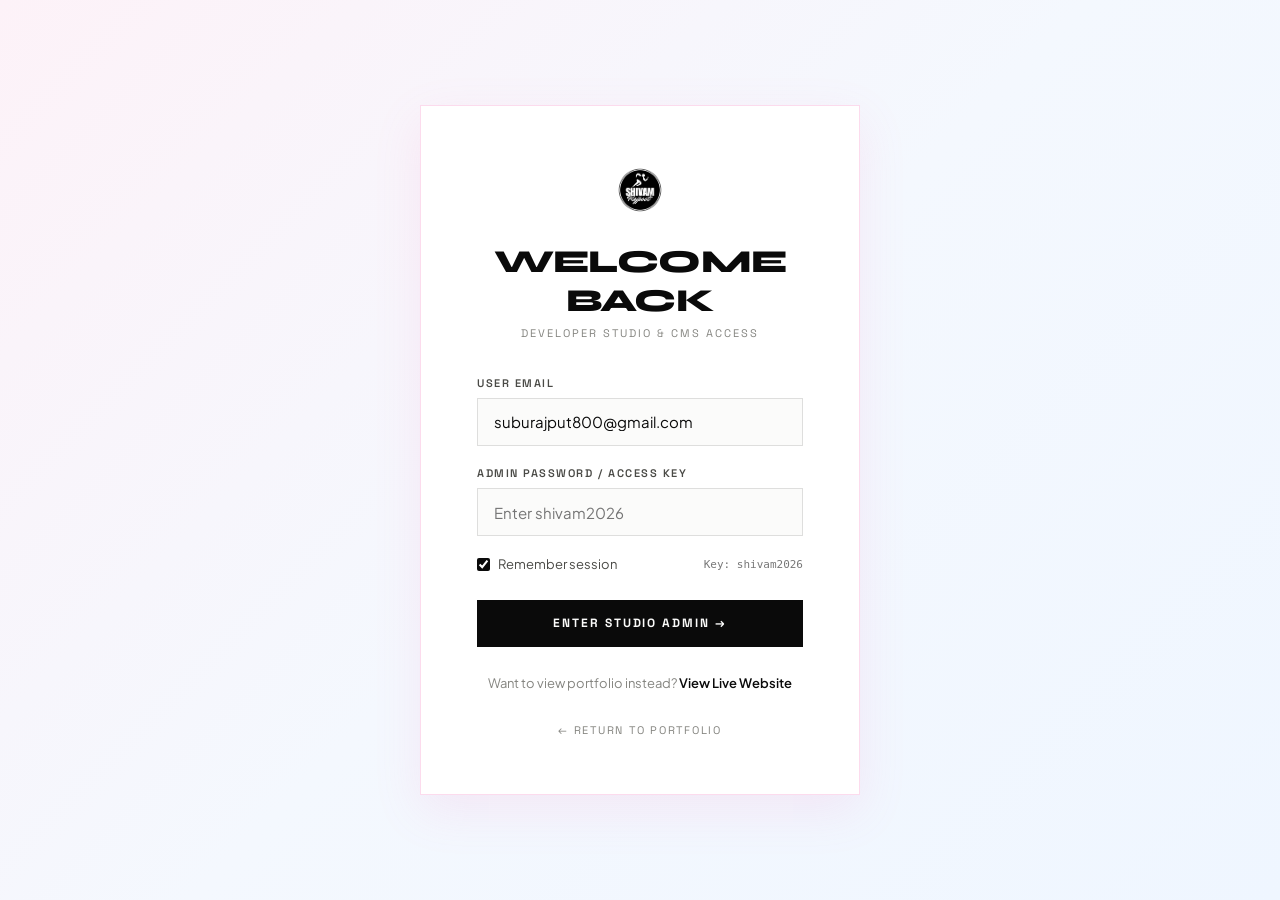
<file: admin.html>
<!doctype html>
<html lang="en">
  <head>
    <meta charset="UTF-8" />
    <meta name="viewport" content="width=device-width, initial-scale=1.0" />
    <title>Studio Admin Panel | Shivam Rajput</title>
    <link rel="icon" type="image/png" href="lc.png" />
    <link rel="stylesheet" href="admin.css" />
  </head>

  <body>
    <!-- Top Administrative Bar -->
    <header class="admin-header">
      <div class="admin-brand">
        <img src="lc.png" alt="Shivam Monogram" class="admin-logo" />
        <span class="admin-title">SHIVAM RAJPUT</span>
        <span class="admin-badge">STUDIO CMS</span>
      </div>

      <div class="admin-nav-actions">
        <a href="index.html" class="btn btn-sm btn-primary" target="_blank" rel="noopener noreferrer">
          VIEW LIVE SITE ↗
        </a>
        <button id="btn-export-json" class="btn btn-sm">
          EXPORT JSON
        </button>
        <button id="btn-reset-defaults" class="btn btn-sm">
          RESET DEFAULTS
        </button>
        <button id="btn-logout" class="btn btn-sm btn-danger">
          LOGOUT
        </button>
      </div>
    </header>

    <!-- Main Dashboard Container -->
    <main class="admin-container">
      <!-- Section 1: Hero & Profile Configuration -->
      <section class="admin-section">
        <div class="section-top">
          <div>
            <h2 class="section-headline">1. HERO &amp; PROFILE SETTINGS</h2>
            <p class="section-desc">Manage primary brand statements, hero punchline, and contact destinations.</p>
          </div>
        </div>

        <form id="profile-form" class="form-grid">
          <div class="form-group">
            <label for="field-hero-kicker" class="form-label">HERO KICKER BADGE</label>
            <input
              type="text"
              id="field-hero-kicker"
              class="form-control"
              placeholder="e.g. BUILDING DIGITAL EXPERIENCES"
              required
            />
          </div>

          <div class="form-group">
            <label for="field-email" class="form-label">DIRECT CONTACT EMAIL</label>
            <input
              type="email"
              id="field-email"
              class="form-control"
              placeholder="suburajput800@gmail.com"
              required
            />
          </div>

          <div class="form-group form-group-full">
            <label for="field-hero-tagline" class="form-label">HERO TAGLINE / ELEVATOR PITCH</label>
            <textarea
              id="field-hero-tagline"
              class="form-control"
              rows="3"
              placeholder="I design and develop modern websites that combine thoughtful design, clean code, and smooth interactions."
              required
            ></textarea>
          </div>

          <div class="form-group">
            <label for="field-hero-role" class="form-label">ROLE LABEL</label>
            <input
              type="text"
              id="field-hero-role"
              class="form-control"
              placeholder="WEB DEVELOPER"
              required
            />
          </div>

          <div class="form-group">
            <label for="field-hero-focus" class="form-label">FOCUS SPECIALIZATION</label>
            <input
              type="text"
              id="field-hero-focus"
              class="form-control"
              placeholder="CREATIVE DEVELOPER"
              required
            />
          </div>

          <div class="form-group">
            <label for="field-hero-location" class="form-label">BASE LOCATION</label>
            <input
              type="text"
              id="field-hero-location"
              class="form-control"
              placeholder="INDIA"
              required
            />
          </div>

          <div class="form-group" style="align-self: flex-end;">
            <button type="submit" class="btn btn-primary" style="width: 100%;">
              SAVE PROFILE SETTINGS &rarr;
            </button>
          </div>
        </form>
      </section>

      <!-- Section 2: Selected Projects Management -->
      <section class="admin-section">
        <div class="section-top">
          <div>
            <h2 class="section-headline">2. SELECTED WORK (PROJECTS)</h2>
            <p class="section-desc">Add new projects, update existing showcases, or re-order portfolio items.</p>
          </div>
          <button id="btn-add-project" class="btn btn-primary">
            + ADD NEW PROJECT
          </button>
        </div>

        <!-- Dynamic List of Projects -->
        <div id="admin-projects-list" class="projects-table">
          <!-- Populated dynamically via admin.js -->
        </div>
      </section>
    </main>

    <!-- Modal Dialog: Add / Edit Project -->
    <div id="project-modal" class="modal-overlay" role="dialog" aria-modal="true" aria-labelledby="modal-title">
      <div class="modal-content">
        <div class="modal-header">
          <h3 id="modal-title" class="modal-title">ADD NEW PROJECT</h3>
          <button id="btn-close-modal" class="modal-close" aria-label="Close modal">&times;</button>
        </div>

        <form id="project-form">
          <div class="form-grid">
            <div class="form-group form-group-full">
              <label for="proj-title" class="form-label">PROJECT TITLE</label>
              <input
                type="text"
                id="proj-title"
                class="form-control"
                placeholder="e.g. NER LandslideGuard AI"
                required
              />
            </div>

            <div class="form-group">
              <label for="proj-category-index" class="form-label">CATEGORY INDEX BADGE</label>
              <input
                type="text"
                id="proj-category-index"
                class="form-control"
                placeholder="e.g. 05 / MACHINE LEARNING"
                required
              />
            </div>

            <div class="form-group">
              <label for="proj-category-type" class="form-label">APPLICATION TYPE</label>
              <input
                type="text"
                id="proj-category-type"
                class="form-control"
                placeholder="e.g. FULL-STACK WEB APP"
                required
              />
            </div>

            <div class="form-group">
              <label for="proj-preview-title" class="form-label">CARD PREVIEW HEADER</label>
              <input
                type="text"
                id="proj-preview-title"
                class="form-control"
                placeholder="e.g. Smart Crop Advisory"
              />
            </div>

            <div class="form-group">
              <label for="proj-preview-subtitle" class="form-label">CARD SUBTITLE / TAG</label>
              <input
                type="text"
                id="proj-preview-subtitle"
                class="form-control"
                placeholder="e.g. PRECISION AGRICULTURE"
              />
            </div>

            <div class="form-group form-group-full">
              <label for="proj-desc" class="form-label">PROJECT SUMMARY &amp; ARCHITECTURE</label>
              <textarea
                id="proj-desc"
                class="form-control"
                rows="4"
                placeholder="Describe the problem, technologies used, and outcomes..."
                required
              ></textarea>
            </div>

            <div class="form-group form-group-full">
              <label for="proj-tags" class="form-label">TECHNOLOGY STACK (COMMA SEPARATED)</label>
              <input
                type="text"
                id="proj-tags"
                class="form-control"
                placeholder="React, TypeScript, Node.js, WebSockets, Python"
                required
              />
            </div>

            <div class="form-group">
              <label for="proj-demo-link" class="form-label">LIVE DEMO / CASE STUDY LINK</label>
              <input
                type="text"
                id="proj-demo-link"
                class="form-control"
                placeholder="#contact or https://..."
              />
            </div>

            <div class="form-group">
              <label for="proj-code-link" class="form-label">SOURCE CODE / GITHUB LINK</label>
              <input
                type="text"
                id="proj-code-link"
                class="form-control"
                placeholder="https://github.com/..."
              />
            </div>
          </div>

          <div class="modal-footer" style="margin-top: 1.5rem;">
            <button type="button" id="btn-cancel-modal" class="btn btn-outline">CANCEL</button>
            <button type="submit" class="btn btn-primary">SAVE PROJECT &rarr;</button>
          </div>
        </form>
      </div>
    </div>

    <!-- Toast Notification -->
    <div id="admin-toast" class="admin-toast" role="status" aria-live="polite"></div>

    <!-- Admin Interactive Script -->
    <script src="admin.js"></script>
  </body>
</html>
</file>
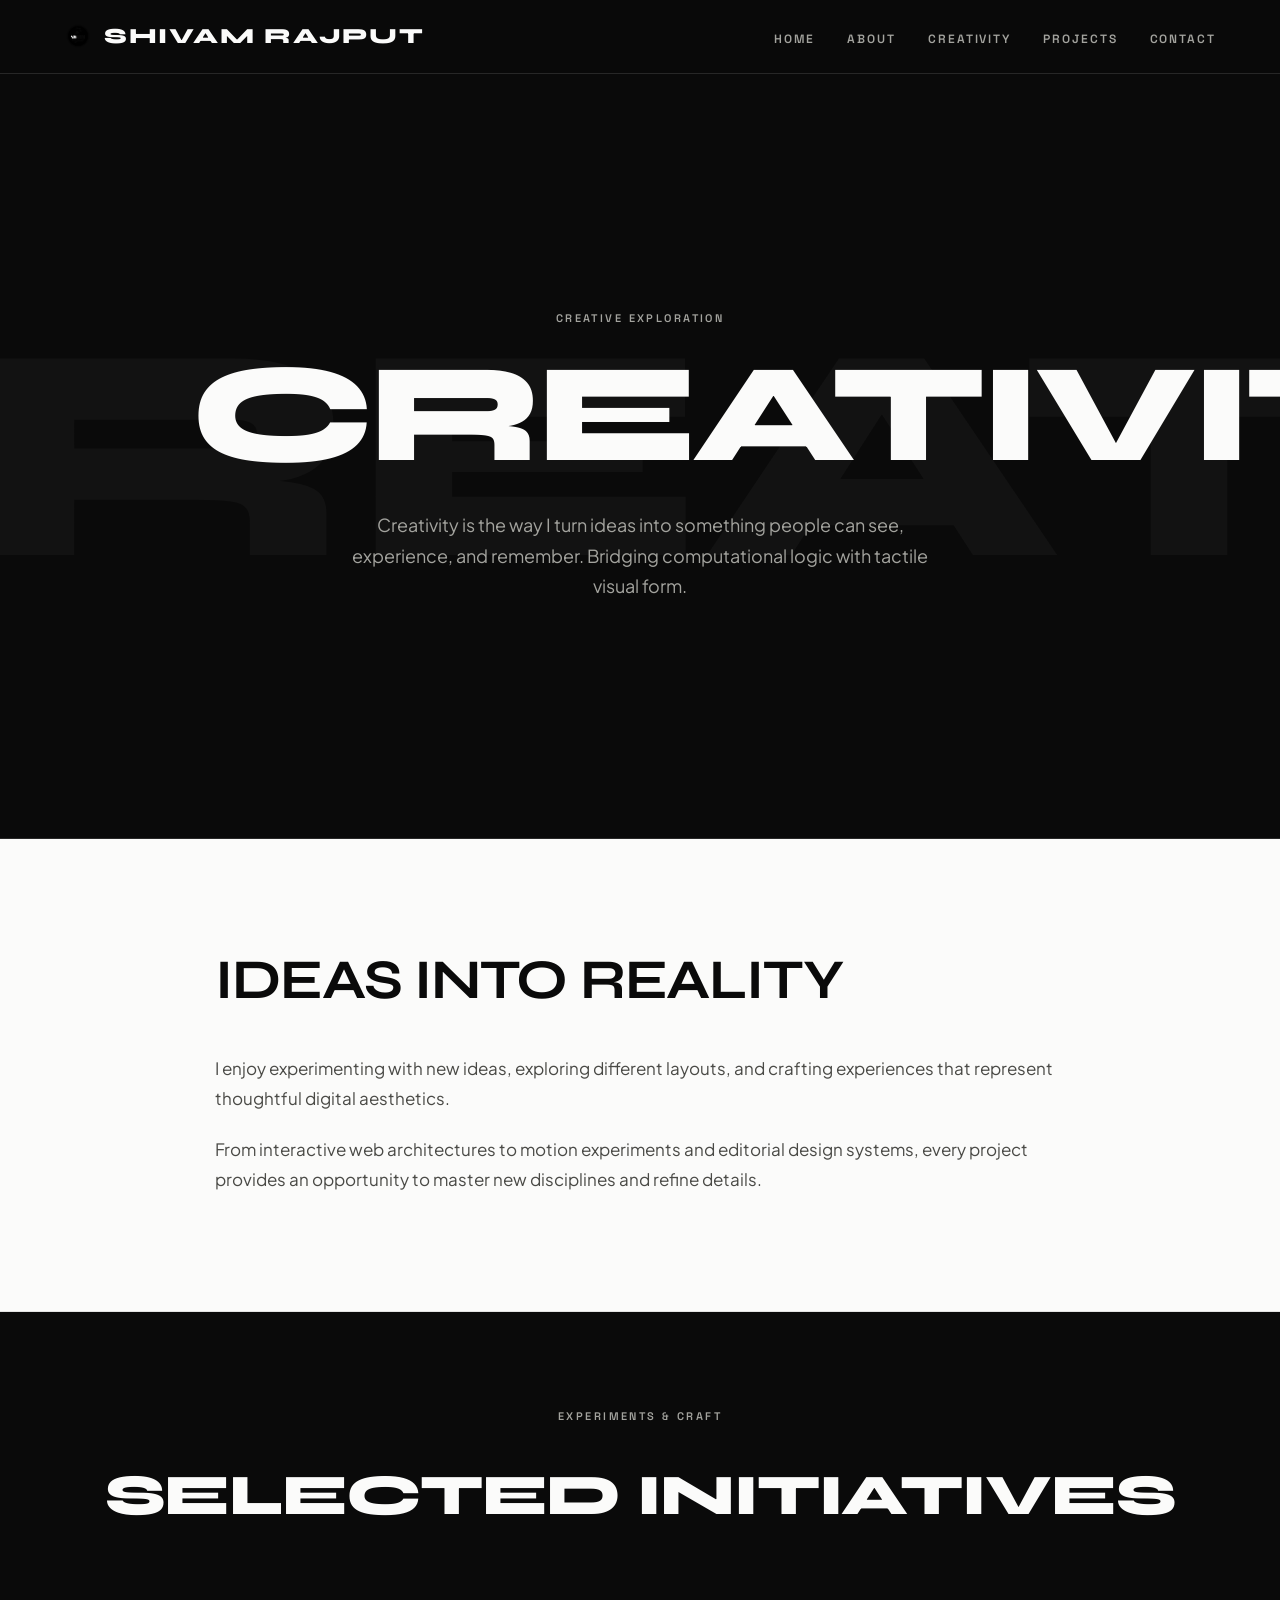
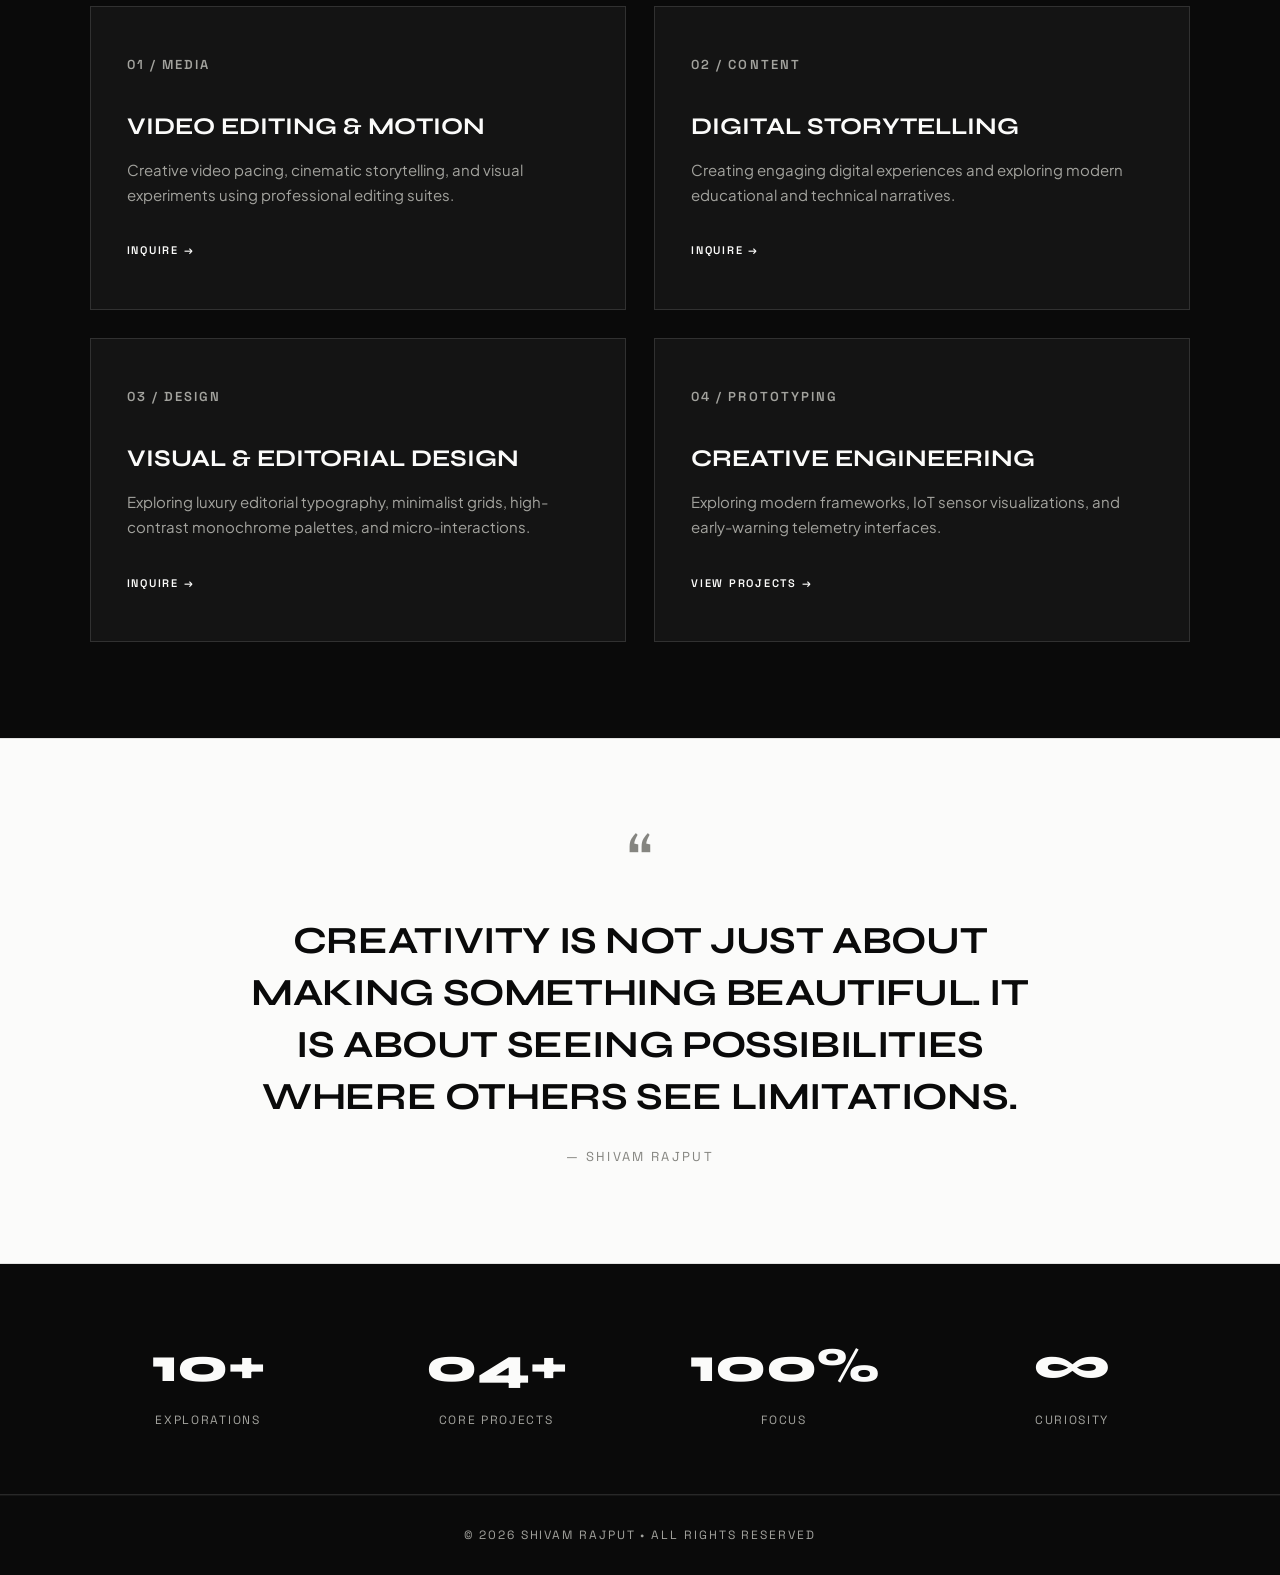
<file: creativity.html>
<!doctype html>
<html lang="en">
  <head>
    <meta charset="UTF-8" />
    <meta name="viewport" content="width=device-width, initial-scale=1.0" />
    <title>Creativity Lab | Shivam Rajput</title>
    <link rel="icon" type="image/png" href="lc.png" />
    <link rel="stylesheet" href="creativity.css" />
  </head>

  <body>
    <header class="head">
      <div class="logo-wrap">
        <img src="lc.png" alt="Shivam Monogram" />
        <span class="logotext">Shivam Rajput</span>
      </div>

      <nav class="nav" aria-label="Main Navigation">
        <ul class="section">
          <li><a href="index.html#hero">Home</a></li>
          <li><a href="about.html">About</a></li>
          <li><a href="creativity.html">Creativity</a></li>
          <li><a href="index.html#projects">Projects</a></li>
          <li><a href="index.html#contact">Contact</a></li>
        </ul>
      </nav>
    </header>

    <main>
      <section class="creativity-hero">
        <div class="hero-content">
          <p class="small-title">CREATIVE EXPLORATION</p>
          <h1>CREATIVITY</h1>
          <p class="hero-text">
            Creativity is the way I turn ideas into something people can see,
            experience, and remember. Bridging computational logic with tactile visual form.
          </p>
        </div>

        <div class="hero-word" aria-hidden="true">CREATE</div>
      </section>

      <section class="creative-intro">
        <div class="intro-content">
          <h2>IDEAS INTO REALITY</h2>
          <p>
            I enjoy experimenting with new ideas, exploring different layouts, and
            crafting experiences that represent thoughtful digital aesthetics.
          </p>
          <p>
            From interactive web architectures to motion experiments and editorial design systems,
            every project provides an opportunity to master new disciplines and refine details.
          </p>
        </div>
      </section>

      <section class="creative-work">
        <div class="section-heading">
          <p class="small-title">EXPERIMENTS &amp; CRAFT</p>
          <h2>SELECTED INITIATIVES</h2>
        </div>

        <div class="creative-grid">
          <div class="creative-card">
            <div class="card-number">01 / MEDIA</div>
            <h3>Video Editing &amp; Motion</h3>
            <p>
              Creative video pacing, cinematic storytelling, and visual experiments using professional editing suites.
            </p>
            <a href="index.html#contact">INQUIRE &rarr;</a>
          </div>

          <div class="creative-card">
            <div class="card-number">02 / CONTENT</div>
            <h3>Digital Storytelling</h3>
            <p>
              Creating engaging digital experiences and exploring modern educational and technical narratives.
            </p>
            <a href="index.html#contact">INQUIRE &rarr;</a>
          </div>

          <div class="creative-card">
            <div class="card-number">03 / DESIGN</div>
            <h3>Visual &amp; Editorial Design</h3>
            <p>
              Exploring luxury editorial typography, minimalist grids, high-contrast monochrome palettes, and micro-interactions.
            </p>
            <a href="index.html#contact">INQUIRE &rarr;</a>
          </div>

          <div class="creative-card">
            <div class="card-number">04 / PROTOTYPING</div>
            <h3>Creative Engineering</h3>
            <p>
              Exploring modern frameworks, IoT sensor visualizations, and early-warning telemetry interfaces.
            </p>
            <a href="index.html#projects">VIEW PROJECTS &rarr;</a>
          </div>
        </div>
      </section>

      <section class="quote">
        <div class="quote-text">
          <span aria-hidden="true">&ldquo;</span>
          <h2>
            Creativity is not just about making something beautiful. It is about
            seeing possibilities where others see limitations.
          </h2>
          <p>&mdash; Shivam Rajput</p>
        </div>
      </section>

      <section class="creative-stats">
        <div class="stat">
          <h2>10+</h2>
          <p>Explorations</p>
        </div>

        <div class="stat">
          <h2>04+</h2>
          <p>Core Projects</p>
        </div>

        <div class="stat">
          <h2>100%</h2>
          <p>Focus</p>
        </div>

        <div class="stat">
          <h2>&infin;</h2>
          <p>Curiosity</p>
        </div>
      </section>
    </main>

    <footer>
      <h3>&copy; 2026 SHIVAM RAJPUT &bull; ALL RIGHTS RESERVED</h3>
    </footer>
  </body>
</html>
</file>
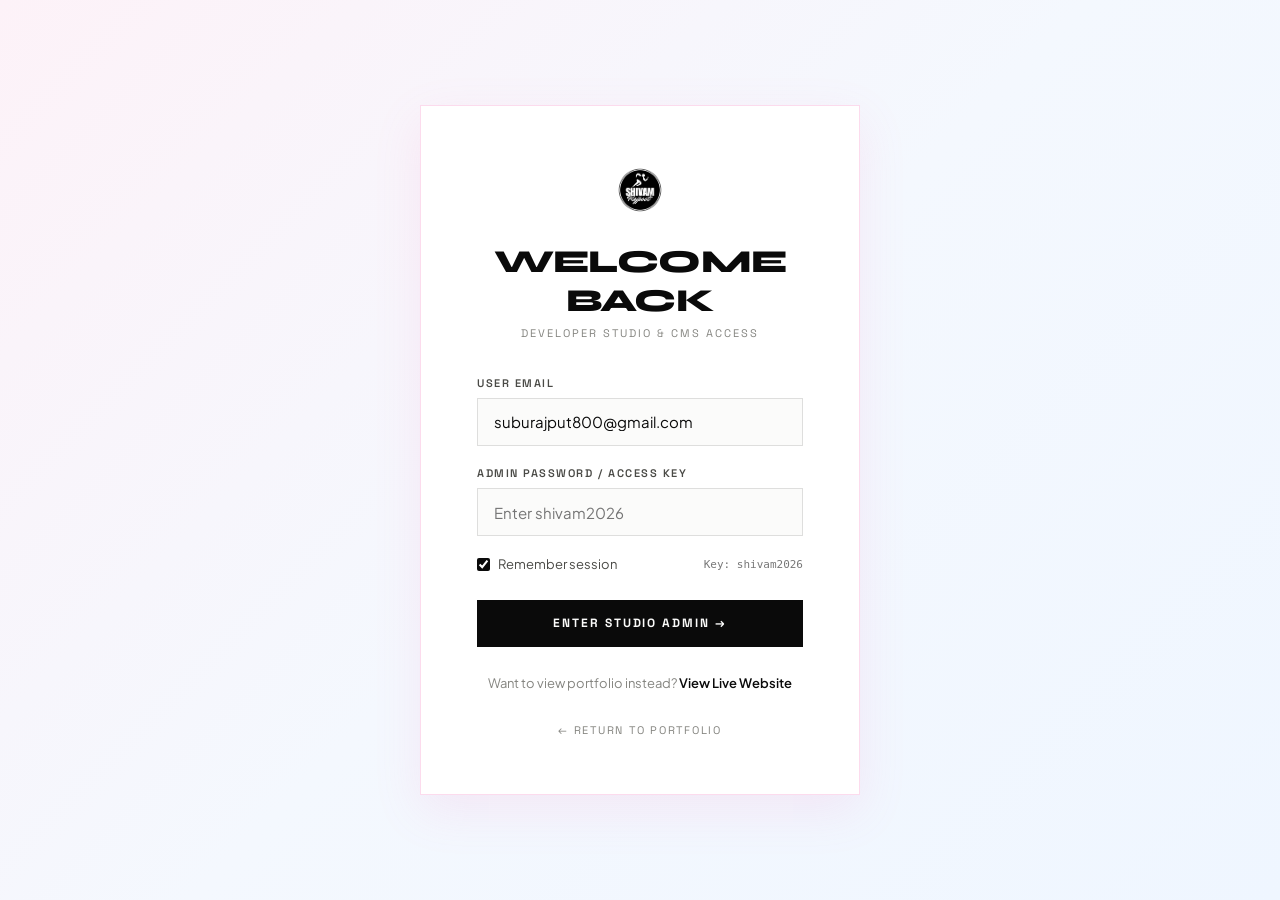
<file: login.html>
<!doctype html>
<html lang="en">
  <head>
    <meta charset="UTF-8" />
    <meta name="viewport" content="width=device-width, initial-scale=1.0" />
    <title>Studio Login | Shivam Rajput</title>
    <link rel="icon" type="image/png" href="lc.png" />
    <link rel="stylesheet" href="login.css" />
  </head>

  <body>
    <div class="login-container">
      <div class="login-box">
        <div class="logo">
          <img src="lc.png" alt="Shivam Monogram" />
        </div>

        <h1>Welcome Back</h1>
        <p class="subtitle">Developer Studio &amp; CMS Access</p>

        <form id="studio-login-form">
          <div class="input-group">
            <label for="email">USER EMAIL</label>
            <input
              type="email"
              id="email"
              placeholder="suburajput800@gmail.com"
              value="suburajput800@gmail.com"
              required
            />
          </div>

          <div class="input-group">
            <label for="password">ADMIN PASSWORD / ACCESS KEY</label>
            <input
              type="password"
              id="password"
              placeholder="Enter shivam2026"
              required
            />
          </div>

          <div class="options">
            <label class="remember">
              <input type="checkbox" checked />
              Remember session
            </label>
            <span style="font-size: 0.6875rem; color: #777; font-family: monospace;">Key: shivam2026</span>
          </div>

          <div id="login-error" style="display: none; color: #ef4444; font-size: 0.8125rem; margin-bottom: 1rem; font-family: monospace;"></div>

          <button type="submit">ENTER STUDIO ADMIN &rarr;</button>
        </form>

        <p class="signup">
          Want to view portfolio instead?
          <a href="index.html">View Live Website</a>
        </p>

        <a href="index.html" class="back-home">&larr; Return to Portfolio</a>
      </div>
    </div>

    <script>
      document.getElementById('studio-login-form').addEventListener('submit', function (e) {
        e.preventDefault();
        const pwd = document.getElementById('password').value.trim();
        const errorEl = document.getElementById('login-error');

        if (pwd === 'shivam2026' || pwd === 'admin' || pwd === 'shivam') {
          sessionStorage.setItem('shivam_admin_auth', 'true');
          errorEl.style.display = 'none';
          window.location.href = 'admin.html';
        } else {
          errorEl.style.display = 'block';
          errorEl.textContent = 'Incorrect key. Default key is: shivam2026';
        }
      });
    </script>
  </body>
</html>
</file>
<file: style.css>
/* ==========================================================================
   SHIVAM RAJPUT — LUXURY FASHION-EDITORIAL PORTFOLIO DESIGN SYSTEM
   Premium Pink & Light Blue Palette • Fully Responsive Across All Devices
   ========================================================================== */

@import url('https://fonts.googleapis.com/css2?family=Plus+Jakarta+Sans:ital,wght@0,400;0,500;0,600;0,700;0,800;1,400;1,700;1,800&family=Syne:wght@700;800&family=Space+Grotesk:wght@500;600;700&family=Montserrat:wght@800;900&display=swap');

/* --------------------------------------------------------------------------
   1. Design Tokens (Exact Specified Color Palette)
   -------------------------------------------------------------------------- */
:root {
  /* Exact User-Specified Palette */
  --soft-pink: #F8C8DC;
  --light-pink: #FCE7F3;
  --light-blue: #BDE0FE;
  --sky-blue: #A2D2FF;
  --off-white: #FAF9F6;
  --dark-text: #171717;
  --white: #FFFFFF;

  /* Semantic Theme Mappings */
  --bg-primary: var(--off-white);
  --bg-hero: linear-gradient(135deg, #FCE7F3 0%, #FAF9F6 50%, #BDE0FE 100%);
  --bg-section-tint: #FCE7F3;
  --bg-section-blue: #BDE0FE;
  --bg-card: var(--white);
  --bg-card-pink: #FCE7F3;
  --bg-dark: var(--dark-text);
  --bg-dark-secondary: #212121;

  --text-primary: var(--dark-text);
  --text-secondary: #383838;
  --text-muted: #666666;
  --text-light: #FAF9F6;
  --text-light-muted: #D1D5DB;

  /* Borders & Hairlines */
  --border-subtle: rgba(23, 23, 23, 0.1);
  --border-pink: rgba(248, 200, 220, 0.6);
  --border-blue: rgba(162, 210, 255, 0.6);
  --border-dark: rgba(255, 255, 255, 0.15);

  /* Typography Stacks */
  --font-display: 'Syne', 'Montserrat', -apple-system, sans-serif;
  --font-display-heavy: 'Montserrat', 'Syne', sans-serif;
  --font-body: 'Plus Jakarta Sans', -apple-system, sans-serif;
  --font-mono: 'Space Grotesk', monospace, sans-serif;

  /* Spacing */
  --header-height: 72px;
  --announcement-height: 34px;
  --max-width: 1400px;
  --container-padding: clamp(1rem, 4vw, 3.5rem);

  /* Easing */
  --ease-editorial: cubic-bezier(0.16, 1, 0.3, 1);
  --transition-fast: 0.2s var(--ease-editorial);
  --transition-normal: 0.35s var(--ease-editorial);
  --transition-slow: 0.7s var(--ease-editorial);
}

/* --------------------------------------------------------------------------
   2. Global Reset & Base Rules
   -------------------------------------------------------------------------- */
*, *::before, *::after {
  margin: 0;
  padding: 0;
  box-sizing: border-box;
}

html {
  font-size: 16px;
  scroll-behavior: smooth;
  text-rendering: optimizeLegibility;
  -webkit-font-smoothing: antialiased;
  -moz-osx-font-smoothing: grayscale;
}

body {
  background-color: var(--off-white);
  color: var(--dark-text);
  font-family: var(--font-body);
  font-weight: 500;
  line-height: 1.6;
  overflow-x: hidden;
  position: relative;
  width: 100%;
  min-height: 100vh;
}

:focus-visible {
  outline: 2.5px solid var(--dark-text);
  outline-offset: 3px;
}

img, svg {
  display: block;
  max-width: 100%;
  height: auto;
}

a {
  color: inherit;
  text-decoration: none;
}

button {
  background: none;
  border: none;
  font: inherit;
  cursor: pointer;
  color: inherit;
  -webkit-tap-highlight-color: transparent;
}

ul, ol {
  list-style: none;
}

section, [id] {
  scroll-margin-top: calc(var(--header-height) + var(--announcement-height) + 12px);
}

.container {
  width: 100%;
  max-width: var(--max-width);
  margin-left: auto;
  margin-right: auto;
  padding-left: var(--container-padding);
  padding-right: var(--container-padding);
}

/* --------------------------------------------------------------------------
   3. Typography Utilities
   -------------------------------------------------------------------------- */
.kicker {
  font-family: var(--font-mono);
  font-size: 0.75rem;
  letter-spacing: 0.22em;
  text-transform: uppercase;
  color: var(--text-muted);
  display: inline-flex;
  align-items: center;
  gap: 0.75rem;
  font-weight: 700;
}

.kicker::before {
  content: "";
  display: inline-block;
  width: 16px;
  height: 2px;
  background-color: currentColor;
}

.kicker-light {
  color: var(--text-light-muted);
}

.title-display {
  font-family: var(--font-display-heavy);
  font-weight: 900;
  text-transform: uppercase;
  letter-spacing: -0.04em;
  line-height: 0.95;
}

.title-editorial {
  font-family: var(--font-display);
  font-weight: 800;
  text-transform: uppercase;
  letter-spacing: -0.025em;
  line-height: 1.1;
}

/* --------------------------------------------------------------------------
   4. Buttons & Links (Pink & Light Blue Theme)
   -------------------------------------------------------------------------- */
.btn {
  display: inline-flex;
  align-items: center;
  justify-content: center;
  gap: 0.75rem;
  font-family: var(--font-mono);
  font-size: 0.8125rem;
  font-weight: 700;
  letter-spacing: 0.16em;
  text-transform: uppercase;
  padding: 1rem 2.25rem;
  min-height: 48px;
  transition: all var(--transition-normal);
  position: relative;
  cursor: pointer;
  white-space: nowrap;
  -webkit-tap-highlight-color: transparent;
}

/* Primary Button: Soft Pink with Dark Text */
.btn-primary {
  background-color: var(--soft-pink);
  color: var(--dark-text);
  border: 1.5px solid var(--dark-text);
  box-shadow: 2px 2px 0px var(--dark-text);
}

.btn-primary:hover {
  background-color: var(--sky-blue);
  color: var(--dark-text);
  transform: translate(-1px, -1px);
  box-shadow: 3px 3px 0px var(--dark-text);
}

/* Outline/Secondary Button: Light Blue with Dark Text */
.btn-outline {
  background-color: var(--light-blue);
  color: var(--dark-text);
  border: 1.5px solid var(--dark-text);
  box-shadow: 2px 2px 0px var(--dark-text);
}

.btn-outline:hover {
  background-color: var(--soft-pink);
  color: var(--dark-text);
  transform: translate(-1px, -1px);
  box-shadow: 3px 3px 0px var(--dark-text);
}

/* Light Button: Light Pink with Dark Text */
.btn-light {
  background-color: var(--light-pink);
  color: var(--dark-text);
  border: 1.5px solid var(--dark-text);
  box-shadow: 2px 2px 0px var(--dark-text);
}

.btn-light:hover {
  background-color: var(--sky-blue);
  color: var(--dark-text);
  transform: translate(-1px, -1px);
  box-shadow: 3px 3px 0px var(--dark-text);
}

.btn-sm {
  padding: 0.65rem 1.35rem;
  font-size: 0.725rem;
  min-height: 40px;
  letter-spacing: 0.14em;
}

.arrow-icon {
  display: inline-block;
  transition: transform var(--transition-fast);
}

.btn:hover .arrow-icon,
.hero-text-link:hover .arrow-icon,
.category-link:hover .arrow-icon {
  transform: translateX(4px);
}

/* --------------------------------------------------------------------------
   5. TOP ANNOUNCEMENT BAR
   -------------------------------------------------------------------------- */
.top-announcement {
  background-color: var(--dark-text);
  color: var(--off-white);
  min-height: var(--announcement-height);
  font-family: var(--font-mono);
  font-size: 0.6875rem;
  letter-spacing: 0.18em;
  text-transform: uppercase;
  display: flex;
  align-items: center;
  border-bottom: 1px solid rgba(255, 255, 255, 0.1);
  position: relative;
  z-index: 1001;
  padding: 0.35rem 0;
}

.announcement-inner {
  display: flex;
  justify-content: space-between;
  align-items: center;
  width: 100%;
}

.announcement-left {
  display: flex;
  align-items: center;
  gap: 0.5rem;
  font-weight: 600;
}

.announcement-dot {
  width: 7px;
  height: 7px;
  background-color: var(--sky-blue);
  border-radius: 50%;
  animation: pulse-dot 2s infinite ease-in-out;
}

@keyframes pulse-dot {
  0%, 100% { opacity: 1; transform: scale(1); }
  50% { opacity: 0.4; transform: scale(0.85); }
}

.announcement-right {
  display: flex;
  align-items: center;
  gap: 0.85rem;
  color: var(--text-light-muted);
  font-weight: 500;
}

.announcement-right a {
  color: var(--soft-pink);
  font-weight: 700;
  transition: color var(--transition-fast);
}

.announcement-right a:hover {
  color: var(--sky-blue);
}

/* --------------------------------------------------------------------------
   6. NAVIGATION BAR (Clean Off-White Background)
   -------------------------------------------------------------------------- */
.site-header {
  position: sticky;
  top: 0;
  width: 100%;
  height: var(--header-height);
  background-color: var(--off-white);
  border-bottom: 1.5px solid var(--border-subtle);
  z-index: 1000;
  transition: background-color var(--transition-normal), border-color var(--transition-normal), box-shadow var(--transition-normal);
}

.site-header.scrolled {
  background-color: rgba(250, 249, 246, 0.98);
  border-bottom-color: var(--border-pink);
  box-shadow: 0 4px 20px rgba(248, 200, 220, 0.25);
}

.nav-wrapper {
  display: grid;
  grid-template-columns: 1fr auto 1fr;
  align-items: center;
  height: 100%;
}

.nav-left {
  display: flex;
  align-items: center;
  gap: 2rem;
}

.nav-link {
  font-family: var(--font-mono);
  font-size: 0.78125rem;
  font-weight: 700;
  letter-spacing: 0.16em;
  text-transform: uppercase;
  color: var(--dark-text);
  position: relative;
  padding: 0.35rem 0;
  transition: color var(--transition-fast);
}

.nav-link::after {
  content: "";
  position: absolute;
  bottom: 0;
  left: 0;
  width: 100%;
  height: 2.5px;
  background-color: var(--soft-pink);
  transform: scaleX(0);
  transform-origin: right;
  transition: transform var(--transition-normal);
}

.nav-link:hover,
.nav-link.active {
  color: var(--dark-text);
}

.nav-link:hover::after,
.nav-link.active::after {
  transform: scaleX(1);
  transform-origin: left;
}

.nav-brand {
  display: flex;
  align-items: center;
  justify-content: center;
  gap: 0.65rem;
}

.brand-monogram {
  width: 34px;
  height: 34px;
  border-radius: 50%;
  object-fit: cover;
  border: 1.5px solid var(--border-pink);
}

.brand-title {
  font-family: var(--font-display-heavy);
  font-weight: 900;
  font-size: 1.75rem;
  letter-spacing: 0.1em;
  text-transform: uppercase;
  color: var(--dark-text);
}

.nav-right {
  display: flex;
  align-items: center;
  justify-content: flex-end;
  gap: 1.25rem;
}

.nav-social-link {
  color: var(--dark-text);
  display: flex;
  align-items: center;
  justify-content: center;
  width: 38px;
  height: 38px;
  border-radius: 50%;
  border: 1.5px solid var(--border-subtle);
  background-color: var(--white);
  transition: all var(--transition-fast);
}

.nav-social-link:hover {
  color: var(--dark-text);
  border-color: var(--sky-blue);
  background-color: var(--light-blue);
  transform: translateY(-2px);
}

.nav-social-link svg {
  width: 16px;
  height: 16px;
}

.nav-contact-link {
  font-family: var(--font-mono);
  font-size: 0.75rem;
  font-weight: 700;
  letter-spacing: 0.16em;
  text-transform: uppercase;
  padding: 0.55rem 1.15rem;
  border: 1.5px solid var(--dark-text);
  color: var(--dark-text);
  background-color: var(--light-blue);
  transition: all var(--transition-fast);
}

.nav-contact-link:hover {
  background-color: var(--soft-pink);
  color: var(--dark-text);
}

/* Mobile Hamburger Toggle */
.mobile-toggle {
  display: none;
  flex-direction: column;
  justify-content: center;
  align-items: center;
  gap: 6px;
  width: 44px;
  height: 44px;
  cursor: pointer;
  z-index: 1002;
  padding: 8px;
}

.mobile-toggle span {
  display: block;
  width: 24px;
  height: 2px;
  background-color: var(--dark-text);
  transition: transform var(--transition-normal), opacity var(--transition-fast);
  transform-origin: center;
}

.mobile-toggle.active span:nth-child(1) {
  transform: translateY(8px) rotate(45deg);
}

.mobile-toggle.active span:nth-child(2) {
  opacity: 0;
}

.mobile-toggle.active span:nth-child(3) {
  transform: translateY(-8px) rotate(-45deg);
}

/* Mobile Drawer Overlay */
.mobile-nav-drawer {
  position: fixed;
  top: 0;
  left: 0;
  width: 100%;
  height: 100vh;
  height: 100dvh;
  background-color: var(--off-white);
  background: linear-gradient(180deg, var(--off-white) 0%, var(--light-pink) 100%);
  z-index: 999;
  display: flex;
  flex-direction: column;
  justify-content: space-between;
  padding: calc(var(--header-height) + 1.5rem) 1.75rem 2.5rem;
  transform: translateY(-100%);
  opacity: 0;
  visibility: hidden;
  transition: transform 0.45s var(--ease-editorial), opacity 0.35s ease, visibility 0.45s;
  overflow-y: auto;
}

.mobile-nav-drawer.open {
  transform: translateY(0);
  opacity: 1;
  visibility: visible;
}

.mobile-links {
  display: flex;
  flex-direction: column;
  gap: 1.25rem;
  margin-top: 1rem;
}

.mobile-nav-link {
  font-family: var(--font-display);
  font-size: clamp(1.5rem, 6vw, 2.25rem);
  font-weight: 800;
  text-transform: uppercase;
  color: var(--dark-text);
  letter-spacing: -0.02em;
  display: flex;
  justify-content: space-between;
  align-items: center;
  border-bottom: 1.5px solid var(--border-subtle);
  padding-bottom: 0.85rem;
}

.mobile-nav-link:hover,
.mobile-nav-link:focus-visible {
  color: var(--dark-text);
  border-bottom-color: var(--soft-pink);
}

.mobile-nav-footer {
  display: flex;
  flex-direction: column;
  gap: 1.25rem;
  padding-top: 1.5rem;
  border-top: 1.5px solid var(--border-subtle);
}

.mobile-socials {
  display: flex;
  gap: 0.75rem;
  flex-wrap: wrap;
}

.mobile-socials .btn {
  flex: 1;
  min-width: 130px;
}

/* --------------------------------------------------------------------------
   7. HERO SECTION (Pink & Light Blue Accent Blend)
   -------------------------------------------------------------------------- */
.hero-section {
  position: relative;
  min-height: calc(100vh - var(--header-height) - var(--announcement-height));
  display: flex;
  align-items: center;
  justify-content: center;
  overflow: hidden;
  border-bottom: 1.5px solid var(--border-subtle);
  padding: 0;
  background: var(--bg-hero);
}

/* Top-Left Tagline */
.hero-top-left {
  position: absolute;
  top: clamp(2rem, 5vw, 4.5rem);
  left: clamp(1.5rem, 6vw, 5.5rem);
  z-index: 10;
  max-width: 320px;
}

.hero-editorial-kicker {
  font-family: var(--font-mono);
  font-size: clamp(0.8125rem, 1.2vw, 0.95rem);
  font-weight: 700;
  letter-spacing: 0.16em;
  text-transform: uppercase;
  line-height: 1.5;
  color: var(--dark-text);
  border-bottom: 2px solid var(--dark-text);
  padding-bottom: 0.5rem;
  display: inline-block;
}

/* Giant Watermark Behind Image */
.hero-watermark {
  position: absolute;
  top: 50%;
  left: 50%;
  transform: translate(-50%, -50%);
  font-family: var(--font-display-heavy);
  font-size: clamp(6.5rem, 20vw, 22rem);
  font-weight: 900;
  letter-spacing: -0.05em;
  text-transform: uppercase;
  color: rgba(23, 23, 23, 0.08);
  user-select: none;
  pointer-events: none;
  white-space: nowrap;
  z-index: 1;
  text-align: center;
  line-height: 0.85;
  width: 100%;
}

/* Center Photograph Cutout */
.hero-image-wrap {
  position: relative;
  display: flex;
  justify-content: center;
  align-items: flex-end;
  z-index: 5;
  width: 100%;
  height: clamp(480px, 74vh, 740px);
}

.hero-portrait {
  width: auto;
  height: 100%;
  max-height: 100%;
  object-fit: contain;
  object-position: bottom center;
  filter: grayscale(100%) contrast(1.08) brightness(1.02);
  transition: filter var(--transition-slow), transform var(--transition-slow);
}

.hero-image-wrap:hover .hero-portrait {
  filter: grayscale(70%) contrast(1.1) brightness(1.04);
}

/* Bottom-Left Dual CTAs */
.hero-bottom-left {
  position: absolute;
  bottom: clamp(2rem, 5vw, 4.5rem);
  left: clamp(1.5rem, 6vw, 5.5rem);
  z-index: 10;
  display: flex;
  align-items: center;
  gap: 1.5rem;
  flex-wrap: wrap;
}

.hero-text-link {
  font-family: var(--font-mono);
  font-size: 0.8125rem;
  font-weight: 700;
  letter-spacing: 0.16em;
  text-transform: uppercase;
  color: var(--dark-text);
  border-bottom: 2px solid var(--dark-text);
  padding-bottom: 0.25rem;
  display: inline-flex;
  align-items: center;
  gap: 0.5rem;
  transition: color var(--transition-fast);
}

.hero-text-link:hover {
  color: var(--text-muted);
}

/* Bottom-Right Meta Badge */
.hero-bottom-right {
  position: absolute;
  bottom: clamp(2rem, 5vw, 4.5rem);
  right: clamp(1.5rem, 6vw, 5.5rem);
  z-index: 10;
  display: flex;
  flex-direction: column;
  align-items: flex-start;
  gap: 0.2rem;
  border-top: 2px solid var(--dark-text);
  padding-top: 0.5rem;
}

.hero-meta-kicker {
  font-family: var(--font-mono);
  font-size: 0.6875rem;
  letter-spacing: 0.18em;
  color: var(--text-muted);
  font-weight: 600;
}

.hero-meta-bold {
  font-family: var(--font-display);
  font-size: 0.95rem;
  font-weight: 800;
  text-transform: uppercase;
  letter-spacing: 0.08em;
  color: var(--dark-text);
}

.hero-meta-year {
  font-family: var(--font-mono);
  font-size: 0.75rem;
  letter-spacing: 0.18em;
  color: var(--text-secondary);
  font-weight: 700;
}

/* --------------------------------------------------------------------------
   8. DEVELOPER CATEGORY STRIP (GAZU STRIP)
   -------------------------------------------------------------------------- */
.category-strip {
  background-color: var(--dark-text);
  color: var(--white);
  border-top: 1px solid rgba(255, 255, 255, 0.1);
  border-bottom: 1px solid rgba(255, 255, 255, 0.1);
  position: relative;
  z-index: 12;
}

.category-grid {
  display: grid;
  grid-template-columns: repeat(3, minmax(0, 1fr));
}

.category-card {
  padding: clamp(1.75rem, 3.5vw, 3.5rem) clamp(1rem, 2.5vw, 2.5rem);
  border-right: 1px solid var(--border-dark);
  display: flex;
  align-items: center;
  gap: clamp(0.75rem, 1.8vw, 1.5rem);
  transition: background-color var(--transition-normal);
  position: relative;
  overflow: hidden;
  min-width: 0;
}

.category-card:last-child {
  border-right: none;
}

.category-card:hover {
  background-color: var(--bg-dark-secondary);
}

.category-thumb-wrap {
  width: 76px;
  height: 92px;
  background-color: #242424;
  border: 1.5px solid var(--border-dark);
  flex-shrink: 0;
  overflow: hidden;
  display: flex;
  align-items: center;
  justify-content: center;
}

.category-thumb-wrap img {
  width: 100%;
  height: 100%;
  object-fit: cover;
  filter: grayscale(100%) contrast(1.1);
  transition: transform var(--transition-normal);
}

.category-card:hover .category-thumb-wrap img {
  transform: scale(1.08);
}

.category-body {
  display: flex;
  flex-direction: column;
  gap: 0.4rem;
  min-width: 0;
  overflow: hidden;
}

.category-title {
  font-family: var(--font-display);
  font-size: clamp(1.05rem, 1.8vw, 1.35rem);
  font-weight: 800;
  text-transform: uppercase;
  letter-spacing: -0.01em;
  color: var(--white);
  word-break: break-word;
}

.category-desc {
  font-size: 0.875rem;
  color: var(--text-light-muted);
  line-height: 1.45;
}

.category-link {
  font-family: var(--font-mono);
  font-size: 0.75rem;
  font-weight: 700;
  letter-spacing: 0.18em;
  text-transform: uppercase;
  color: var(--soft-pink);
  display: inline-flex;
  align-items: center;
  gap: 0.4rem;
  margin-top: 0.35rem;
  border-bottom: 1.5px solid var(--soft-pink);
  padding-bottom: 0.2rem;
  width: fit-content;
  transition: color var(--transition-fast), border-color var(--transition-fast);
}

.category-link:hover {
  color: var(--sky-blue);
  border-color: var(--sky-blue);
}

/* --------------------------------------------------------------------------
   9. NEW VIBES SECTION (Split Banner)
   -------------------------------------------------------------------------- */
.vibes-banner {
  background-color: var(--off-white);
  color: var(--dark-text);
  padding: clamp(4rem, 8vw, 7.5rem) 0;
  position: relative;
  overflow: hidden;
  border-bottom: 1.5px solid var(--border-subtle);
}

.vibes-grid {
  display: grid;
  grid-template-columns: 1.1fr 1fr;
  gap: clamp(2.5rem, 5vw, 5rem);
  align-items: center;
}

.vibes-left {
  display: flex;
  flex-direction: column;
  align-items: flex-start;
  gap: 1.5rem;
}

.vibes-season {
  font-family: var(--font-mono);
  font-size: 0.75rem;
  letter-spacing: 0.22em;
  text-transform: uppercase;
  color: var(--text-muted);
  font-weight: 700;
}

.vibes-title {
  font-family: var(--font-display-heavy);
  font-size: clamp(3rem, 7vw, 6rem);
  color: var(--dark-text);
  line-height: 0.92;
  font-weight: 900;
  text-transform: uppercase;
  letter-spacing: -0.04em;
}

.vibes-desc {
  font-size: clamp(1.1rem, 1.4vw, 1.35rem);
  color: var(--text-secondary);
  line-height: 1.6;
  max-width: 480px;
  font-weight: 500;
}

.vibes-right {
  display: flex;
  justify-content: center;
  align-items: center;
  position: relative;
}

.vibes-portrait-card {
  width: 100%;
  max-width: 480px;
  aspect-ratio: 1 / 1.15;
  background-color: var(--white);
  border: 1.5px solid var(--border-pink);
  box-shadow: 0 16px 40px rgba(248, 200, 220, 0.3);
  position: relative;
  overflow: hidden;
  display: flex;
  align-items: flex-end;
  justify-content: center;
}

.vibes-portrait-card img {
  width: 100%;
  height: 100%;
  object-fit: cover;
  filter: grayscale(100%) contrast(1.08);
}

/* --------------------------------------------------------------------------
   10. TRUST & VALUE BADGES STRIP (Highlighted Light Blue Section)
   -------------------------------------------------------------------------- */
.trust-strip {
  background-color: var(--light-blue);
  border-bottom: 1.5px solid var(--border-subtle);
  padding: clamp(2rem, 4vw, 2.75rem) 0;
}

.trust-grid {
  display: grid;
  grid-template-columns: repeat(4, 1fr);
  gap: 1.5rem;
}

.trust-item {
  display: flex;
  align-items: center;
  gap: 1rem;
}

.trust-icon {
  font-size: 1.65rem;
  color: var(--dark-text);
  flex-shrink: 0;
}

.trust-content {
  display: flex;
  flex-direction: column;
}

.trust-title {
  font-family: var(--font-mono);
  font-size: 0.75rem;
  font-weight: 800;
  letter-spacing: 0.14em;
  text-transform: uppercase;
  color: var(--dark-text);
}

.trust-desc {
  font-size: 0.8125rem;
  color: var(--text-secondary);
}

/* --------------------------------------------------------------------------
   11. SELECTED WORK (White or Very Light Pink Cards)
   -------------------------------------------------------------------------- */
.projects-section {
  padding: clamp(4.5rem, 9vw, 8rem) 0;
  background-color: var(--off-white);
  border-bottom: 1.5px solid var(--border-subtle);
}

.section-header-editorial {
  display: flex;
  justify-content: space-between;
  align-items: flex-end;
  margin-bottom: clamp(2.5rem, 5vw, 4rem);
  border-bottom: 1.5px solid var(--border-subtle);
  padding-bottom: 1.25rem;
  flex-wrap: wrap;
  gap: 1rem;
}

.section-title {
  font-family: var(--font-display-heavy);
  font-size: clamp(2rem, 4.5vw, 3.25rem);
  font-weight: 900;
  text-transform: uppercase;
  letter-spacing: -0.03em;
  color: var(--dark-text);
}

.section-header-right-link {
  font-family: var(--font-mono);
  font-size: 0.75rem;
  font-weight: 700;
  letter-spacing: 0.16em;
  text-transform: uppercase;
  border-bottom: 1.5px solid var(--dark-text);
  padding-bottom: 0.2rem;
  color: var(--dark-text);
}

/* 4-Column Product Grid Layout */
.projects-grid {
  display: grid;
  grid-template-columns: repeat(4, minmax(0, 1fr));
  gap: clamp(1rem, 2vw, 1.75rem);
}

.project-card {
  background-color: var(--white);
  border: 1.5px solid var(--border-subtle);
  display: flex;
  flex-direction: column;
  transition: transform var(--transition-normal), border-color var(--transition-normal), box-shadow var(--transition-normal);
  position: relative;
  min-width: 0;
  overflow: hidden;
}

.project-card:hover {
  transform: translateY(-4px);
  border-color: var(--soft-pink);
  box-shadow: 0 16px 36px rgba(248, 200, 220, 0.4);
}

.project-preview {
  width: 100%;
  aspect-ratio: 1 / 1.15;
  background-color: #F8F7FA;
  border-bottom: 1px solid var(--border-subtle);
  position: relative;
  overflow: hidden;
  display: flex;
  align-items: center;
  justify-content: center;
}

.project-wishlist-icon {
  position: absolute;
  top: 12px;
  right: 12px;
  width: 32px;
  height: 32px;
  border-radius: 50%;
  background-color: var(--white);
  display: flex;
  align-items: center;
  justify-content: center;
  font-size: 0.9rem;
  z-index: 5;
  cursor: pointer;
  border: 1px solid rgba(0, 0, 0, 0.08);
  transition: transform 0.2s, background-color 0.2s;
}

.project-wishlist-icon:hover {
  transform: scale(1.15);
  background-color: var(--light-pink);
}

.project-preview-mockup {
  width: 100%;
  height: 100%;
  padding: 1.5rem;
  display: flex;
  flex-direction: column;
  justify-content: space-between;
  background: linear-gradient(135deg, #202020 0%, #121212 100%);
  color: var(--white);
  transition: transform var(--transition-slow);
}

.project-card:hover .project-preview-mockup {
  transform: scale(1.03);
}

.mockup-header {
  display: flex;
  justify-content: space-between;
  align-items: center;
  font-family: var(--font-mono);
  font-size: 0.65rem;
  letter-spacing: 0.16em;
  font-weight: 600;
  color: var(--text-light-muted);
}

.mockup-status-dot {
  display: inline-flex;
  align-items: center;
  gap: 0.4rem;
}

.mockup-status-dot::before {
  content: "";
  width: 6px;
  height: 6px;
  border-radius: 50%;
  background-color: var(--sky-blue);
}

.mockup-center {
  text-align: center;
  margin: auto 0;
}

.mockup-center h4 {
  font-family: var(--font-display);
  font-size: 1.25rem;
  font-weight: 800;
  text-transform: uppercase;
  letter-spacing: -0.01em;
  margin-bottom: 0.25rem;
}

.mockup-center p {
  font-family: var(--font-mono);
  font-size: 0.6875rem;
  color: var(--text-light-muted);
  letter-spacing: 0.12em;
  font-weight: 600;
}

.mockup-footer {
  display: flex;
  justify-content: space-between;
  align-items: center;
  font-family: var(--font-mono);
  font-size: 0.625rem;
  font-weight: 600;
  color: rgba(255, 255, 255, 0.45);
}

.project-info {
  padding: 1.25rem;
  display: flex;
  flex-direction: column;
  gap: 0.75rem;
  flex: 1;
}

.project-meta-bar {
  display: flex;
  justify-content: space-between;
  align-items: baseline;
}

.project-index {
  font-family: var(--font-mono);
  font-size: 0.6875rem;
  letter-spacing: 0.16em;
  color: var(--text-muted);
  font-weight: 700;
}

.project-title {
  font-family: var(--font-display);
  font-size: 1.15rem;
  font-weight: 800;
  text-transform: uppercase;
  letter-spacing: -0.01em;
  color: var(--dark-text);
}

.project-desc {
  font-size: 0.875rem;
  color: var(--text-secondary);
  line-height: 1.55;
  display: -webkit-box;
  -webkit-line-clamp: 3;
  -webkit-box-orient: vertical;
  overflow: hidden;
}

.project-tech-tags {
  display: flex;
  flex-wrap: wrap;
  gap: 0.4rem;
  margin-top: 0.25rem;
}

.tech-tag {
  font-family: var(--font-mono);
  font-size: 0.65rem;
  letter-spacing: 0.1em;
  font-weight: 700;
  text-transform: uppercase;
  padding: 0.25rem 0.55rem;
  background-color: var(--light-pink);
  border: 1px solid var(--border-pink);
  color: var(--dark-text);
}

.project-actions {
  display: flex;
  flex-wrap: wrap;
  gap: 0.5rem;
  margin-top: auto;
  padding-top: 1rem;
  border-top: 1px solid var(--border-subtle);
}

.project-actions .btn {
  flex: 1 1 110px;
  padding: 0.55rem 0.65rem;
  font-size: 0.6875rem;
  min-height: 38px;
  letter-spacing: 0.12em;
  white-space: nowrap;
  text-align: center;
  justify-content: center;
}

/* --------------------------------------------------------------------------
   12. ABOUT SECTION
   -------------------------------------------------------------------------- */
.about-section {
  padding: clamp(4.5rem, 9vw, 8rem) 0;
  background-color: var(--white);
  border-bottom: 1.5px solid var(--border-subtle);
}

.about-layout {
  display: grid;
  grid-template-columns: 1.15fr 0.85fr;
  gap: clamp(2.5rem, 5vw, 5.5rem);
  align-items: start;
}

.about-left {
  display: flex;
  flex-direction: column;
  gap: 2rem;
}

.about-headline {
  font-size: clamp(2.25rem, 4.8vw, 4.25rem);
  color: var(--dark-text);
}

.about-narrative {
  font-size: clamp(1.05rem, 1.3vw, 1.1875rem);
  color: var(--text-secondary);
  line-height: 1.8;
  max-width: 640px;
}

.about-narrative p + p {
  margin-top: 1.25rem;
}

.editorial-specs {
  border: 1.5px solid var(--border-subtle);
  background-color: var(--light-blue);
}

.spec-row {
  display: grid;
  grid-template-columns: 140px 1fr;
  padding: 1.15rem 1.5rem;
  border-bottom: 1px solid rgba(23, 23, 23, 0.08);
  align-items: center;
}

.spec-row:last-child {
  border-bottom: none;
}

.spec-label {
  font-family: var(--font-mono);
  font-size: 0.6875rem;
  letter-spacing: 0.2em;
  text-transform: uppercase;
  color: var(--text-secondary);
  font-weight: 800;
}

.spec-value {
  font-size: 0.95rem;
  font-weight: 700;
  color: var(--dark-text);
}

/* --------------------------------------------------------------------------
   13. SKILLS SECTION
   -------------------------------------------------------------------------- */
.skills-section {
  padding: clamp(4.5rem, 9vw, 8rem) 0;
  background-color: var(--off-white);
  border-bottom: 1.5px solid var(--border-subtle);
}

.skills-grid {
  display: grid;
  grid-template-columns: repeat(4, 1fr);
  gap: 1.5rem;
}

.skill-category-card {
  background-color: var(--white);
  border: 1.5px solid var(--border-subtle);
  padding: 2.25rem 1.75rem;
  display: flex;
  flex-direction: column;
  gap: 1.5rem;
  transition: transform var(--transition-normal), border-color var(--transition-normal);
}

.skill-category-card:hover {
  transform: translateY(-4px);
  border-color: var(--sky-blue);
}

.skill-cat-header {
  display: flex;
  flex-direction: column;
  gap: 0.35rem;
  padding-bottom: 1rem;
  border-bottom: 1px solid var(--border-subtle);
}

.skill-cat-index {
  font-family: var(--font-mono);
  font-size: 0.6875rem;
  letter-spacing: 0.18em;
  color: var(--text-muted);
  font-weight: 700;
}

.skill-cat-title {
  font-family: var(--font-display);
  font-size: 1.3rem;
  font-weight: 800;
  text-transform: uppercase;
  letter-spacing: -0.01em;
  color: var(--dark-text);
}

.skill-tags-list {
  display: flex;
  flex-direction: column;
  gap: 0.75rem;
}

.skill-tag-item {
  display: flex;
  justify-content: space-between;
  align-items: center;
  font-family: var(--font-mono);
  font-size: 0.8125rem;
  color: var(--text-secondary);
  padding: 0.45rem 0;
  border-bottom: 1px solid rgba(23, 23, 23, 0.06);
}

.skill-tag-item:last-child {
  border-bottom: none;
}

.skill-tag-item span:first-child {
  font-weight: 600;
  color: var(--dark-text);
}

.skill-level-dot {
  width: 6px;
  height: 6px;
  border-radius: 50%;
  background-color: var(--sky-blue);
}

/* --------------------------------------------------------------------------
   14. CONTACT SECTION
   -------------------------------------------------------------------------- */
.contact-section {
  padding: clamp(4.5rem, 9vw, 8rem) 0;
  background-color: var(--white);
  border-bottom: 1.5px solid var(--border-subtle);
}

.contact-layout {
  display: grid;
  grid-template-columns: 1fr 1fr;
  gap: clamp(2.5rem, 5vw, 5.5rem);
}

.contact-left {
  display: flex;
  flex-direction: column;
  gap: 2rem;
}

.contact-headline {
  font-size: clamp(2.5rem, 5.5vw, 4.6rem);
  color: var(--dark-text);
  line-height: 0.95;
  font-weight: 900;
}

.contact-subtext {
  font-size: 1.125rem;
  color: var(--text-secondary);
  line-height: 1.7;
  max-width: 480px;
}

.contact-methods {
  display: flex;
  flex-direction: column;
  gap: 1.25rem;
  margin-top: 1rem;
}

.contact-item {
  display: flex;
  flex-direction: column;
  gap: 0.25rem;
}

.contact-label {
  font-family: var(--font-mono);
  font-size: 0.6875rem;
  letter-spacing: 0.18em;
  text-transform: uppercase;
  color: var(--text-muted);
  font-weight: 700;
}

.contact-val {
  font-size: 1.15rem;
  font-weight: 700;
  color: var(--dark-text);
  display: inline-flex;
  align-items: center;
  gap: 0.5rem;
  transition: opacity var(--transition-fast);
}

.contact-val:hover {
  opacity: 0.7;
}

.contact-form-wrap {
  border: 1.5px solid var(--border-subtle);
  background-color: var(--light-pink);
  padding: clamp(1.75rem, 4vw, 3rem);
}

.contact-form {
  display: flex;
  flex-direction: column;
  gap: 1.5rem;
}

.form-group {
  display: flex;
  flex-direction: column;
  gap: 0.5rem;
}

.form-label {
  font-family: var(--font-mono);
  font-size: 0.725rem;
  letter-spacing: 0.16em;
  text-transform: uppercase;
  color: var(--dark-text);
  font-weight: 700;
}

.form-input,
.form-textarea {
  width: 100%;
  padding: 0.95rem 1.1rem;
  background-color: var(--white);
  border: 1.5px solid var(--border-subtle);
  font-family: var(--font-body);
  font-size: 1rem; /* 16px to prevent iOS auto-zoom */
  color: var(--dark-text);
  border-radius: 0;
  transition: border-color var(--transition-fast);
}

.form-input:focus,
.form-textarea:focus {
  outline: none;
  border-color: var(--dark-text);
}

.form-textarea {
  resize: vertical;
  min-height: 120px;
}

.form-status {
  display: none;
  font-family: var(--font-mono);
  font-size: 0.8125rem;
  padding: 0.85rem 1rem;
  letter-spacing: 0.05em;
  line-height: 1.5;
}

.form-status.success {
  display: block;
  background-color: #F0FDF4;
  border: 1px solid #BBF7D0;
  color: #166534;
}

.form-status.error {
  display: block;
  background-color: #FEF2F2;
  border: 1px solid #FECACA;
  color: #991B1B;
}

/* --------------------------------------------------------------------------
   15. FOOTER (Dark Background with Pink & Light Blue Accents)
   -------------------------------------------------------------------------- */
.site-footer {
  background-color: var(--dark-text);
  color: var(--off-white);
  padding: 3.5rem 0;
  border-top: 2px solid var(--soft-pink);
}

.footer-inner {
  display: flex;
  justify-content: space-between;
  align-items: center;
  flex-wrap: wrap;
  gap: 1.5rem;
}

.footer-left {
  font-family: var(--font-mono);
  font-size: 0.75rem;
  letter-spacing: 0.16em;
  text-transform: uppercase;
  color: var(--soft-pink);
  font-weight: 800;
}

.footer-center {
  display: flex;
  gap: 1.75rem;
  flex-wrap: wrap;
}

.footer-link {
  font-family: var(--font-mono);
  font-size: 0.725rem;
  letter-spacing: 0.18em;
  text-transform: uppercase;
  color: var(--light-blue);
  font-weight: 600;
  transition: color var(--transition-fast);
}

.footer-link:hover {
  color: var(--soft-pink);
}

.footer-right {
  font-family: var(--font-mono);
  font-size: 0.725rem;
  letter-spacing: 0.16em;
  text-transform: uppercase;
  color: var(--text-light-muted);
}

/* --------------------------------------------------------------------------
   16. VIEWPORT REVEAL ANIMATIONS
   -------------------------------------------------------------------------- */
.reveal {
  opacity: 0;
  transform: translateY(20px);
  transition: opacity 0.7s var(--ease-editorial), transform 0.7s var(--ease-editorial);
  will-change: opacity, transform;
}

.reveal.revealed {
  opacity: 1;
  transform: translateY(0);
}

.delay-1 { transition-delay: 0.1s; }
.delay-2 { transition-delay: 0.2s; }
.delay-3 { transition-delay: 0.3s; }
.delay-4 { transition-delay: 0.4s; }

/* --------------------------------------------------------------------------
   17. CUSTOM DESKTOP CURSOR
   -------------------------------------------------------------------------- */
.cursor-dot,
.cursor-ring {
  position: fixed;
  top: 0;
  left: 0;
  pointer-events: none;
  border-radius: 50%;
  z-index: 9999;
  opacity: 0;
  transition: opacity 0.3s ease;
}

.cursor-dot {
  width: 6px;
  height: 6px;
  background-color: var(--dark-text);
  transform: translate(-50%, -50%);
}

.cursor-ring {
  width: 32px;
  height: 32px;
  border: 1.5px solid var(--soft-pink);
  transform: translate(-50%, -50%);
  transition: width 0.25s ease, height 0.25s ease, border-color 0.25s ease, background-color 0.25s ease;
}

.cursor-ring.hovering {
  width: 48px;
  height: 48px;
  border-color: var(--sky-blue);
  background-color: rgba(162, 210, 255, 0.15);
}

@media (pointer: coarse), (max-width: 992px) {
  .cursor-dot,
  .cursor-ring {
    display: none !important;
  }
}

/* --------------------------------------------------------------------------
   18. RESPONSIVE BREAKPOINTS (Desktop, Tablet, Large Mobile, Small Mobile)
   -------------------------------------------------------------------------- */

/* TABLET BREAKPOINT (768px – 1024px) */
@media (min-width: 768px) and (max-width: 1024px) {
  .projects-grid {
    grid-template-columns: repeat(2, minmax(0, 1fr));
    gap: 1.5rem;
  }

  .skills-grid {
    grid-template-columns: repeat(2, minmax(0, 1fr));
  }

  .trust-grid {
    grid-template-columns: repeat(2, minmax(0, 1fr));
  }

  .category-grid {
    grid-template-columns: repeat(3, minmax(0, 1fr));
  }

  .category-card {
    padding: 1.25rem 0.75rem;
    gap: 0.65rem;
  }

  .category-thumb-wrap {
    width: 50px;
    height: 64px;
    flex-shrink: 0;
  }

  .category-title {
    font-size: 0.925rem;
  }

  .category-desc {
    font-size: 0.75rem;
    line-height: 1.35;
  }

  .category-link {
    font-size: 0.6875rem;
  }

  .hero-watermark {
    font-size: clamp(4.5rem, 13vw, 8rem);
  }

  .hero-image-wrap {
    height: clamp(340px, 50vh, 480px);
  }
}

/* LAPTOP / COMPACT DESKTOP (1025px – 1280px) */
@media (min-width: 1025px) and (max-width: 1280px) {
  .projects-grid {
    grid-template-columns: repeat(2, minmax(0, 1fr));
    gap: 1.5rem;
  }

  .category-card {
    padding: 2rem 1.25rem;
    gap: 1rem;
  }

  .category-thumb-wrap {
    width: 64px;
    height: 80px;
  }
}

/* ALL MOBILE & TABLET PORTRAIT (< 1024px) */
@media (max-width: 1024px) {
  .nav-left,
  .nav-right .nav-contact-link {
    display: none;
  }

  .mobile-toggle {
    display: flex;
  }
}

/* LARGE MOBILE & BELOW (< 768px) */
@media (max-width: 767px) {
  /* Refactor Hero into clean, unclipped vertical stack */
  .hero-section {
    min-height: auto;
    padding: 2.25rem 1rem 3.5rem;
    flex-direction: column;
    text-align: center;
  }

  .hero-top-left {
    position: static;
    max-width: 100%;
    margin-bottom: 1rem;
    text-align: center;
  }

  .hero-editorial-kicker {
    border-bottom: 1.5px solid var(--dark-text);
    font-size: 0.8125rem;
    padding-bottom: 0.35rem;
  }

  .hero-watermark {
    font-size: clamp(3.5rem, 16vw, 6.5rem);
    top: 48%;
  }

  .hero-image-wrap {
    height: clamp(280px, 46vh, 400px);
    margin: 0.5rem auto 1.5rem;
  }

  .hero-bottom-left {
    position: static;
    justify-content: center;
    width: 100%;
    margin-bottom: 1.25rem;
    gap: 1rem;
    flex-direction: column;
  }

  .hero-bottom-left .btn,
  .hero-bottom-left .hero-text-link {
    width: 100%;
    justify-content: center;
  }

  .hero-bottom-right {
    position: static;
    align-items: center;
    border-top: none;
    padding-top: 0;
  }

  /* Category Strip Stacks */
  .category-grid {
    grid-template-columns: 1fr;
  }

  .category-card {
    border-right: none;
    border-bottom: 1px solid var(--border-dark);
  }

  .category-card:last-child {
    border-bottom: none;
  }

  /* Vibes Split Stacks */
  .vibes-grid {
    grid-template-columns: 1fr;
    text-align: center;
    gap: 2.5rem;
  }

  .vibes-left {
    align-items: center;
  }

  .trust-grid {
    grid-template-columns: 1fr;
    gap: 1.25rem;
  }

  .projects-grid {
    grid-template-columns: 1fr;
    gap: 1.5rem;
  }

  .about-layout {
    grid-template-columns: 1fr;
    gap: 2.5rem;
  }

  .skills-grid {
    grid-template-columns: 1fr;
  }

  .contact-layout {
    grid-template-columns: 1fr;
    gap: 2.5rem;
  }
}

/* SMALL MOBILE (320px – 480px) */
@media (max-width: 480px) {
  :root {
    --header-height: 64px;
  }

  .top-announcement {
    padding: 0.35rem 0;
  }

  .announcement-inner {
    flex-direction: column;
    gap: 0.2rem;
    text-align: center;
  }

  .brand-title {
    font-size: 1.25rem;
    letter-spacing: 0.06em;
  }

  .brand-monogram {
    width: 28px;
    height: 28px;
  }

  .nav-right .nav-social-link {
    display: none;
  }

  .hero-section {
    padding: 1.5rem 0.85rem 2.5rem;
  }

  .hero-watermark {
    font-size: clamp(2.85rem, 14vw, 4.8rem);
  }

  .hero-image-wrap {
    height: clamp(240px, 40vh, 340px);
  }

  .btn {
    padding: 0.85rem 1.25rem;
    font-size: 0.75rem;
    min-height: 48px;
  }

  .spec-row {
    grid-template-columns: 1fr;
    gap: 0.25rem;
    padding: 0.85rem 1rem;
  }

  .contact-form-wrap {
    padding: 1.5rem 1rem;
  }

  .footer-inner {
    flex-direction: column;
    text-align: center;
    gap: 1.25rem;
  }

  .footer-center {
    justify-content: center;
    gap: 1rem;
  }
}

/* --------------------------------------------------------------------------
   19. REDUCED MOTION SUPPORT (Accessibility)
   -------------------------------------------------------------------------- */
@media (prefers-reduced-motion: reduce) {
  html {
    scroll-behavior: auto !important;
  }

  *, *::before, *::after {
    animation-duration: 0.01ms !important;
    animation-iteration-count: 1 !important;
    transition-duration: 0.01ms !important;
    scroll-behavior: auto !important;
  }

  .reveal {
    opacity: 1 !important;
    transform: none !important;
  }
}
</file>
<file: about.css>
/* ==========================================================================
   SHIVAM RAJPUT — ABOUT ME PAGE (LUXURY EDITORIAL AESTHETIC)
   ========================================================================== */

@import url('https://fonts.googleapis.com/css2?family=Plus+Jakarta+Sans:ital,wght@0,300;0,400;0,500;0,600;0,700;0,800;1,400&family=Syne:wght@500;600;700;800&family=Space+Grotesk:wght@400;500;600;700&display=swap');

:root {
  --bg-primary: #fbfbfa;
  --bg-card: #f2f2ee;
  --bg-dark: #0a0a0a;
  --text-primary: #0a0a0a;
  --text-secondary: #4a4a46;
  --text-muted: #858580;
  --text-light: #fbfbfa;
  --border-light: rgba(10, 10, 10, 0.1);
  --border-dark: rgba(255, 255, 255, 0.12);
  --font-display: 'Syne', sans-serif;
  --font-body: 'Plus Jakarta Sans', sans-serif;
  --font-mono: 'Space Grotesk', monospace;
}

* {
  margin: 0;
  padding: 0;
  box-sizing: border-box;
}

html {
  scroll-behavior: smooth;
  font-size: 16px;
}

body {
  background: linear-gradient(135deg, #fdf2f8 0%, #f4f8fe 50%, #eff6ff 100%);
  background-color: var(--bg-primary);
  color: var(--text-primary);
  font-family: var(--font-body);
  line-height: 1.6;
  overflow-x: hidden;
}

/* Navbar */
.navbar {
  height: 74px;
  display: flex;
  align-items: center;
  justify-content: space-between;
  padding: 0 5%;
  position: sticky;
  top: 0;
  width: 100%;
  background: rgba(251, 251, 250, 0.92);
  backdrop-filter: blur(16px);
  border-bottom: 1px solid var(--border-light);
  z-index: 1000;
}

.logo {
  font-family: var(--font-display);
  font-size: 1.35rem;
  font-weight: 800;
  letter-spacing: 0.08em;
  text-transform: uppercase;
}

.logo span {
  font-weight: 400;
  color: var(--text-muted);
}

.nav-links {
  display: flex;
  gap: 2rem;
  list-style: none;
}

.nav-links a {
  font-family: var(--font-mono);
  font-size: 0.75rem;
  font-weight: 600;
  letter-spacing: 0.16em;
  text-transform: uppercase;
  color: var(--text-secondary);
  text-decoration: none;
  transition: color 0.2s;
}

.nav-links a:hover {
  color: var(--text-primary);
}

.hire-btn {
  font-family: var(--font-mono);
  font-size: 0.75rem;
  letter-spacing: 0.16em;
  text-transform: uppercase;
  padding: 0.6rem 1.4rem;
  background: var(--bg-dark);
  color: var(--text-light);
  text-decoration: none;
  font-weight: 600;
  transition: all 0.3s;
  border: 1px solid var(--bg-dark);
}

.hire-btn:hover {
  background: transparent;
  color: var(--text-primary);
}

/* About Layout */
.about {
  min-height: calc(100vh - 74px);
  display: flex;
  align-items: center;
  gap: 5rem;
  padding: 5rem 7%;
  border-bottom: 1px solid var(--border-light);
}

.about-image {
  flex: 1;
  display: flex;
  justify-content: center;
}

.image-box {
  width: 360px;
  height: 480px;
  border: 1px solid var(--border-light);
  position: relative;
  background-color: var(--bg-card);
}

.image-box::before {
  content: "";
  position: absolute;
  width: 100%;
  height: 100%;
  border: 1px solid var(--text-primary);
  top: 14px;
  left: 14px;
  z-index: -1;
}

.image-box img {
  width: 100%;
  height: 100%;
  object-fit: cover;
  filter: grayscale(100%) contrast(1.05);
}

.about-content {
  flex: 1.2;
}

.small-title {
  font-family: var(--font-mono);
  font-size: 0.6875rem;
  letter-spacing: 0.22em;
  text-transform: uppercase;
  color: var(--text-muted);
  margin-bottom: 1rem;
  font-weight: 600;
}

.about-content h1 {
  font-family: var(--font-display);
  font-size: clamp(2.5rem, 5vw, 4rem);
  text-transform: uppercase;
  letter-spacing: -0.02em;
  line-height: 1;
  margin-bottom: 0.75rem;
}

.about-content h1 span {
  color: var(--text-muted);
}

.about-content h2 {
  font-family: var(--font-mono);
  font-size: 1.125rem;
  font-weight: 500;
  color: var(--text-secondary);
  margin-bottom: 1.75rem;
  text-transform: uppercase;
  letter-spacing: 0.08em;
}

.about-content p:not(.small-title) {
  color: var(--text-secondary);
  line-height: 1.75;
  margin-bottom: 1.25rem;
  max-width: 620px;
}

.info {
  margin-top: 2rem;
  display: grid;
  grid-template-columns: 1fr 1fr;
  gap: 1rem;
  background: var(--bg-card);
  padding: 1.5rem;
  border: 1px solid var(--border-light);
}

.info-item {
  display: flex;
  flex-direction: column;
  gap: 0.25rem;
}

.info-item strong {
  font-family: var(--font-mono);
  font-size: 0.6875rem;
  letter-spacing: 0.16em;
  text-transform: uppercase;
  color: var(--text-muted);
}

.info-item span {
  font-size: 0.9375rem;
  color: var(--text-primary);
  font-weight: 500;
}

.resume-btn {
  display: inline-flex;
  margin-top: 2rem;
  padding: 0.85rem 1.75rem;
  border: 1px solid var(--bg-dark);
  background: var(--bg-dark);
  color: var(--text-light);
  text-decoration: none;
  font-family: var(--font-mono);
  font-size: 0.75rem;
  letter-spacing: 0.16em;
  text-transform: uppercase;
  font-weight: 600;
  transition: all 0.3s;
}

.resume-btn:hover {
  background: transparent;
  color: var(--text-primary);
}

/* Highlights Section */
.highlights {
  padding: 6rem 7%;
  background: var(--bg-dark);
  color: var(--text-light);
}

.highlights h2 {
  font-family: var(--font-display);
  font-size: clamp(2rem, 4vw, 3.25rem);
  text-transform: uppercase;
  letter-spacing: -0.01em;
  margin-bottom: 3.5rem;
}

.cards {
  display: grid;
  grid-template-columns: repeat(4, 1fr);
  gap: 1.5rem;
}

.card {
  padding: 2.5rem 1.75rem;
  background: #141414;
  border: 1px solid var(--border-dark);
  transition: transform 0.3s, border-color 0.3s;
}

.card:hover {
  transform: translateY(-5px);
  border-color: rgba(255, 255, 255, 0.35);
}

.icon {
  font-size: 2rem;
  margin-bottom: 1.25rem;
}

.card h3 {
  font-family: var(--font-display);
  font-size: 1.25rem;
  text-transform: uppercase;
  margin-bottom: 0.75rem;
  color: var(--text-light);
}

.card p {
  color: #999;
  font-size: 0.875rem;
  line-height: 1.6;
}

/* Responsive */
@media (max-width: 992px) {
  .about {
    flex-direction: column;
    text-align: center;
    gap: 3rem;
  }
  .info {
    text-align: left;
  }
  .cards {
    grid-template-columns: 1fr 1fr;
  }
}

@media (max-width: 600px) {
  .nav-links, .hire-btn {
    display: none;
  }
  .image-box {
    width: 280px;
    height: 380px;
  }
  .cards {
    grid-template-columns: 1fr;
  }
  .info {
    grid-template-columns: 1fr;
  }
}
</file>
<file: admin.css>
/* ==========================================================================
   SHIVAM RAJPUT — STUDIO ADMIN PANEL STYLES
   Editorial Luxury CMS Dashboard
   ========================================================================== */

@import url('https://fonts.googleapis.com/css2?family=Plus+Jakarta+Sans:ital,wght@0,400;0,500;0,600;0,700;0,800;1,400;1,700&family=Syne:wght@700;800&family=Space+Grotesk:wght@500;600;700&display=swap');

:root {
  --bg-dark: #0a0a0a;
  --bg-panel: #141414;
  --bg-input: #1b1b1b;
  --bg-card: #181818;
  --text-light: #fbfbfa;
  --text-muted: #8e8e89;
  --border-dark: rgba(255, 255, 255, 0.12);
  --border-focus: #ffffff;
  --color-accent: #38bdf8;
  --color-pink: #f472b6;
  --color-danger: #ef4444;
  --font-display: 'Syne', sans-serif;
  --font-body: 'Plus Jakarta Sans', sans-serif;
  --font-mono: 'Space Grotesk', monospace;
}

* {
  margin: 0;
  padding: 0;
  box-sizing: border-box;
}

body {
  background-color: var(--bg-dark);
  color: var(--text-light);
  font-family: var(--font-body);
  line-height: 1.6;
  min-height: 100vh;
  display: flex;
  flex-direction: column;
}

/* Header */
.admin-header {
  height: 74px;
  background-color: rgba(14, 14, 14, 0.95);
  backdrop-filter: blur(12px);
  border-bottom: 1.5px solid var(--border-dark);
  position: sticky;
  top: 0;
  z-index: 100;
  display: flex;
  align-items: center;
  justify-content: space-between;
  padding: 0 clamp(1rem, 4vw, 3rem);
}

.admin-brand {
  display: flex;
  align-items: center;
  gap: 0.85rem;
}

.admin-logo {
  width: 32px;
  height: 32px;
  border-radius: 50%;
  border: 1px solid var(--border-dark);
}

.admin-title {
  font-family: var(--font-display);
  font-size: 1.25rem;
  font-weight: 800;
  letter-spacing: 0.04em;
  text-transform: uppercase;
}

.admin-badge {
  font-family: var(--font-mono);
  font-size: 0.65rem;
  letter-spacing: 0.16em;
  background-color: rgba(255, 255, 255, 0.1);
  padding: 0.2rem 0.6rem;
  border: 1px solid var(--border-dark);
  text-transform: uppercase;
}

.admin-nav-actions {
  display: flex;
  align-items: center;
  gap: 0.85rem;
}

/* Buttons */
.btn {
  font-family: var(--font-mono);
  font-size: 0.75rem;
  letter-spacing: 0.14em;
  text-transform: uppercase;
  font-weight: 700;
  padding: 0.65rem 1.25rem;
  min-height: 40px;
  display: inline-flex;
  align-items: center;
  justify-content: center;
  gap: 0.5rem;
  cursor: pointer;
  border: 1.5px solid var(--border-dark);
  background-color: transparent;
  color: var(--text-light);
  transition: all 0.2s ease;
  white-space: nowrap;
}

.btn:hover {
  background-color: rgba(255, 255, 255, 0.08);
  border-color: rgba(255, 255, 255, 0.3);
}

.btn-primary {
  background-color: var(--text-light);
  color: var(--bg-dark);
  border-color: var(--text-light);
}

.btn-primary:hover {
  background-color: transparent;
  color: var(--text-light);
}

.btn-danger {
  border-color: rgba(239, 68, 68, 0.4);
  color: #fca5a5;
}

.btn-danger:hover {
  background-color: var(--color-danger);
  color: white;
  border-color: var(--color-danger);
}

.btn-sm {
  padding: 0.4rem 0.85rem;
  font-size: 0.6875rem;
  min-height: 32px;
}

/* Layout */
.admin-container {
  width: 100%;
  max-width: 1280px;
  margin: 0 auto;
  padding: clamp(1.5rem, 4vw, 3rem) clamp(1rem, 4vw, 2.5rem);
  flex: 1;
  display: flex;
  flex-direction: column;
  gap: 3rem;
}

/* Toast Notifications */
.admin-toast {
  position: fixed;
  bottom: 2rem;
  right: 2rem;
  z-index: 1000;
  background-color: #1a1a1a;
  border: 1.5px solid var(--border-dark);
  padding: 1rem 1.5rem;
  font-family: var(--font-mono);
  font-size: 0.8125rem;
  display: flex;
  align-items: center;
  gap: 0.75rem;
  transform: translateY(100px);
  opacity: 0;
  transition: all 0.35s cubic-bezier(0.16, 1, 0.3, 1);
  box-shadow: 0 12px 32px rgba(0, 0, 0, 0.5);
}

.admin-toast.show {
  transform: translateY(0);
  opacity: 1;
}

.admin-toast.success {
  border-color: var(--color-accent);
  color: #86efac;
}

.admin-toast.error {
  border-color: var(--color-danger);
  color: #fca5a5;
}

/* Sections */
.admin-section {
  background-color: var(--bg-panel);
  border: 1.5px solid var(--border-dark);
  padding: clamp(1.5rem, 3vw, 2.5rem);
  display: flex;
  flex-direction: column;
  gap: 1.75rem;
}

.section-top {
  display: flex;
  justify-content: space-between;
  align-items: flex-end;
  border-bottom: 1px solid var(--border-dark);
  padding-bottom: 1.25rem;
  flex-wrap: wrap;
  gap: 1rem;
}

.section-headline {
  font-family: var(--font-display);
  font-size: clamp(1.4rem, 2.5vw, 2rem);
  font-weight: 800;
  text-transform: uppercase;
  letter-spacing: -0.01em;
}

.section-desc {
  font-size: 0.875rem;
  color: var(--text-muted);
}

/* Forms */
.form-grid {
  display: grid;
  grid-template-columns: repeat(2, 1fr);
  gap: 1.25rem;
}

.form-group-full {
  grid-column: 1 / -1;
}

.form-group {
  display: flex;
  flex-direction: column;
  gap: 0.5rem;
}

.form-label {
  font-family: var(--font-mono);
  font-size: 0.6875rem;
  letter-spacing: 0.16em;
  text-transform: uppercase;
  color: var(--text-muted);
  font-weight: 700;
}

.form-control {
  width: 100%;
  padding: 0.85rem 1rem;
  background-color: var(--bg-input);
  border: 1.5px solid var(--border-dark);
  font-family: var(--font-body);
  font-size: 0.9375rem;
  color: var(--text-light);
  outline: none;
  transition: border-color 0.2s ease;
}

.form-control:focus {
  border-color: var(--border-focus);
}

textarea.form-control {
  min-height: 100px;
  resize: vertical;
}

/* Projects Management Table / Cards */
.projects-table {
  display: flex;
  flex-direction: column;
  gap: 1rem;
}

.project-item {
  background-color: var(--bg-card);
  border: 1px solid var(--border-dark);
  padding: 1.25rem 1.5rem;
  display: flex;
  justify-content: space-between;
  align-items: center;
  gap: 1.5rem;
  transition: border-color 0.2s;
}

.project-item:hover {
  border-color: rgba(255, 255, 255, 0.25);
}

.project-item-left {
  display: flex;
  align-items: center;
  gap: 1.25rem;
  flex: 1;
}

.project-item-index {
  font-family: var(--font-mono);
  font-size: 0.8125rem;
  color: var(--text-muted);
  font-weight: 700;
  min-width: 30px;
}

.project-item-meta {
  display: flex;
  flex-direction: column;
  gap: 0.25rem;
}

.project-item-title {
  font-family: var(--font-display);
  font-size: 1.15rem;
  font-weight: 800;
  text-transform: uppercase;
}

.project-item-category {
  font-family: var(--font-mono);
  font-size: 0.6875rem;
  letter-spacing: 0.12em;
  color: var(--text-muted);
  text-transform: uppercase;
}

.project-item-tags {
  display: flex;
  gap: 0.4rem;
  flex-wrap: wrap;
  margin-top: 0.35rem;
}

.project-tag-pill {
  font-family: var(--font-mono);
  font-size: 0.625rem;
  background-color: rgba(255, 255, 255, 0.06);
  padding: 0.15rem 0.5rem;
  border: 1px solid rgba(255, 255, 255, 0.08);
}

.project-item-actions {
  display: flex;
  align-items: center;
  gap: 0.65rem;
}

/* Modal */
.modal-overlay {
  position: fixed;
  inset: 0;
  background-color: rgba(0, 0, 0, 0.75);
  backdrop-filter: blur(8px);
  z-index: 999;
  display: flex;
  align-items: center;
  justify-content: center;
  padding: 1.5rem;
  opacity: 0;
  visibility: hidden;
  transition: all 0.3s ease;
}

.modal-overlay.open {
  opacity: 1;
  visibility: visible;
}

.modal-content {
  background-color: var(--bg-panel);
  border: 1.5px solid var(--border-dark);
  width: 100%;
  max-width: 680px;
  max-height: 90vh;
  overflow-y: auto;
  padding: clamp(1.75rem, 4vw, 2.5rem);
  display: flex;
  flex-direction: column;
  gap: 1.75rem;
  box-shadow: 0 20px 50px rgba(0, 0, 0, 0.6);
}

.modal-header {
  display: flex;
  justify-content: space-between;
  align-items: center;
  border-bottom: 1px solid var(--border-dark);
  padding-bottom: 1rem;
}

.modal-title {
  font-family: var(--font-display);
  font-size: 1.4rem;
  font-weight: 800;
  text-transform: uppercase;
}

.modal-close {
  font-size: 1.5rem;
  color: var(--text-muted);
  cursor: pointer;
  line-height: 1;
}

.modal-close:hover {
  color: var(--text-light);
}

.modal-footer {
  display: flex;
  justify-content: flex-end;
  gap: 1rem;
  border-top: 1px solid var(--border-dark);
  padding-top: 1.25rem;
}

/* Responsive */
@media (max-width: 768px) {
  .admin-header {
    height: auto;
    padding: 1rem;
    flex-direction: column;
    gap: 0.85rem;
  }
  .admin-nav-actions {
    width: 100%;
    justify-content: space-between;
    flex-wrap: wrap;
  }
  .form-grid {
    grid-template-columns: 1fr;
  }
  .project-item {
    flex-direction: column;
    align-items: flex-start;
  }
  .project-item-actions {
    width: 100%;
    justify-content: flex-end;
  }
}
</file>
<file: creativity.css>
/* ==========================================================================
   SHIVAM RAJPUT — CREATIVITY LAB (LUXURY EDITORIAL AESTHETIC)
   ========================================================================== */

@import url('https://fonts.googleapis.com/css2?family=Plus+Jakarta+Sans:ital,wght@0,300;0,400;0,500;0,600;0,700;0,800;1,400&family=Syne:wght@500;600;700;800&family=Space+Grotesk:wght@400;500;600;700&display=swap');

:root {
  --bg-primary: #fbfbfa;
  --bg-card: #f2f2ee;
  --bg-dark: #0a0a0a;
  --bg-dark-secondary: #141414;
  --text-primary: #0a0a0a;
  --text-secondary: #4a4a46;
  --text-muted: #858580;
  --text-light: #fbfbfa;
  --text-light-muted: #a3a39e;
  --border-light: rgba(10, 10, 10, 0.1);
  --border-dark: rgba(255, 255, 255, 0.12);
  --font-display: 'Syne', sans-serif;
  --font-body: 'Plus Jakarta Sans', sans-serif;
  --font-mono: 'Space Grotesk', monospace;
}

* {
  margin: 0;
  padding: 0;
  box-sizing: border-box;
}

html {
  scroll-behavior: smooth;
  font-size: 16px;
}

body {
  background-color: var(--bg-dark);
  color: var(--text-light);
  font-family: var(--font-body);
  line-height: 1.6;
  overflow-x: hidden;
}

/* Header */
.head {
  height: 74px;
  display: flex;
  align-items: center;
  justify-content: space-between;
  padding: 0 5%;
  background-color: rgba(10, 10, 10, 0.92);
  backdrop-filter: blur(16px);
  border-bottom: 1px solid var(--border-dark);
  position: sticky;
  top: 0;
  z-index: 1000;
}

.logo-wrap {
  display: flex;
  align-items: center;
  gap: 0.75rem;
}

.logo-wrap img {
  width: 28px;
  height: 28px;
  border-radius: 50%;
}

.logotext {
  font-family: var(--font-display);
  font-size: 1.35rem;
  font-weight: 800;
  letter-spacing: 0.08em;
  color: var(--text-light);
  text-transform: uppercase;
}

.nav .section {
  display: flex;
  gap: 2rem;
  list-style: none;
}

.section a {
  font-family: var(--font-mono);
  font-size: 0.75rem;
  letter-spacing: 0.16em;
  text-transform: uppercase;
  color: var(--text-light-muted);
  text-decoration: none;
  font-weight: 600;
  transition: color 0.2s ease;
}

.section a:hover {
  color: var(--text-light);
}

/* Creativity Hero */
.creativity-hero {
  min-height: 85vh;
  position: relative;
  display: flex;
  align-items: center;
  justify-content: center;
  overflow: hidden;
  text-align: center;
  background-color: var(--bg-dark);
  padding: 4rem 1.5rem;
  border-bottom: 1px solid var(--border-dark);
}

.hero-content {
  position: relative;
  z-index: 2;
  max-width: 900px;
}

.small-title {
  color: var(--text-light-muted);
  font-family: var(--font-mono);
  font-size: 0.6875rem;
  letter-spacing: 0.22em;
  text-transform: uppercase;
  font-weight: 600;
  margin-bottom: 1.5rem;
}

.hero-content h1 {
  font-family: var(--font-display);
  font-size: clamp(3.5rem, 11vw, 9.5rem);
  line-height: 0.9;
  font-weight: 800;
  text-transform: uppercase;
  letter-spacing: -0.04em;
  color: var(--text-light);
}

.hero-text {
  max-width: 620px;
  margin: 2rem auto 0;
  color: var(--text-light-muted);
  font-size: 1.125rem;
  line-height: 1.7;
}

.hero-word {
  position: absolute;
  font-family: var(--font-display);
  font-size: clamp(8rem, 24vw, 24rem);
  font-weight: 900;
  color: rgba(255, 255, 255, 0.03);
  white-space: nowrap;
  z-index: 1;
  user-select: none;
  pointer-events: none;
}

/* Creative Intro */
.creative-intro {
  padding: 6rem 8%;
  background-color: var(--bg-primary);
  color: var(--text-primary);
  border-bottom: 1px solid var(--border-light);
}

.intro-content {
  max-width: 850px;
  margin: auto;
}

.intro-content h2 {
  font-family: var(--font-display);
  font-size: clamp(2rem, 4.5vw, 3.5rem);
  text-transform: uppercase;
  letter-spacing: -0.02em;
  margin-bottom: 1.75rem;
}

.intro-content p {
  font-size: 1.0625rem;
  line-height: 1.8;
  color: var(--text-secondary);
  margin-bottom: 1.25rem;
}

/* Creative Work Grid */
.creative-work {
  padding: 6rem 7%;
  background-color: var(--bg-dark);
}

.section-heading {
  text-align: center;
  margin-bottom: 4rem;
}

.section-heading h2 {
  font-family: var(--font-display);
  font-size: clamp(2.25rem, 4.5vw, 3.75rem);
  font-weight: 800;
  text-transform: uppercase;
  letter-spacing: -0.02em;
}

.creative-grid {
  display: grid;
  grid-template-columns: repeat(2, 1fr);
  gap: 1.75rem;
  max-width: 1200px;
  margin: auto;
}

.creative-card {
  padding: 3rem 2.25rem;
  background-color: var(--bg-dark-secondary);
  border: 1px solid var(--border-dark);
  position: relative;
  transition: transform 0.35s cubic-bezier(0.16, 1, 0.3, 1), border-color 0.35s ease;
}

.creative-card:hover {
  transform: translateY(-5px);
  border-color: rgba(255, 255, 255, 0.4);
}

.card-number {
  font-family: var(--font-mono);
  color: var(--text-light-muted);
  font-size: 0.8125rem;
  letter-spacing: 0.16em;
  font-weight: 600;
  margin-bottom: 2rem;
}

.creative-card h3 {
  font-family: var(--font-display);
  font-size: 1.5rem;
  text-transform: uppercase;
  margin-bottom: 0.75rem;
  color: var(--text-light);
}

.creative-card p {
  color: var(--text-light-muted);
  line-height: 1.65;
  margin-bottom: 1.75rem;
  font-size: 0.9375rem;
}

.creative-card a {
  font-family: var(--font-mono);
  font-size: 0.6875rem;
  letter-spacing: 0.16em;
  text-transform: uppercase;
  color: var(--text-light);
  text-decoration: none;
  font-weight: 600;
  display: inline-flex;
  align-items: center;
  gap: 0.5rem;
  transition: opacity 0.2s;
}

.creative-card a:hover {
  opacity: 0.7;
}

/* Editorial Quote */
.quote {
  padding: 6rem 8%;
  display: flex;
  justify-content: center;
  align-items: center;
  text-align: center;
  background-color: var(--bg-primary);
  color: var(--text-primary);
  border-top: 1px solid var(--border-light);
  border-bottom: 1px solid var(--border-light);
}

.quote-text {
  max-width: 800px;
}

.quote-text span {
  font-family: var(--font-display);
  font-size: 5rem;
  line-height: 0.7;
  color: var(--text-muted);
  display: block;
}

.quote-text h2 {
  font-family: var(--font-display);
  font-size: clamp(1.5rem, 3vw, 2.5rem);
  line-height: 1.35;
  margin: 1.5rem 0;
  font-weight: 700;
  text-transform: uppercase;
  letter-spacing: -0.01em;
}

.quote-text p {
  font-family: var(--font-mono);
  color: var(--text-muted);
  font-size: 0.8125rem;
  letter-spacing: 0.18em;
  text-transform: uppercase;
}

/* Stats */
.creative-stats {
  display: grid;
  grid-template-columns: repeat(4, 1fr);
  text-align: center;
  background-color: var(--bg-dark);
  border-bottom: 1px solid var(--border-dark);
  padding: 4rem 5%;
}

.stat h2 {
  font-family: var(--font-display);
  font-size: 3rem;
  font-weight: 800;
  color: var(--text-light);
  margin-bottom: 0.35rem;
}

.stat p {
  font-family: var(--font-mono);
  color: var(--text-light-muted);
  font-size: 0.75rem;
  letter-spacing: 0.14em;
  text-transform: uppercase;
}

/* Footer */
footer {
  height: 80px;
  display: flex;
  justify-content: center;
  align-items: center;
  background-color: var(--bg-dark);
  color: var(--text-light-muted);
  border-top: 1px solid rgba(255, 255, 255, 0.05);
}

footer h3 {
  font-family: var(--font-mono);
  font-size: 0.75rem;
  letter-spacing: 0.16em;
  text-transform: uppercase;
  font-weight: 400;
}

/* Responsive */
@media (max-width: 900px) {
  .creative-grid {
    grid-template-columns: 1fr;
  }
  .creative-stats {
    grid-template-columns: 1fr 1fr;
    gap: 2.5rem;
  }
}

@media (max-width: 600px) {
  .nav .section {
    gap: 1rem;
    font-size: 0.6875rem;
  }
}
</file>
<file: login.css>
/* ==========================================================================
   SHIVAM RAJPUT — STUDIO LOGIN (LUXURY EDITORIAL DESIGN SYSTEM)
   ========================================================================== */

@import url('https://fonts.googleapis.com/css2?family=Plus+Jakarta+Sans:ital,wght@0,300;0,400;0,500;0,600;0,700;0,800;1,400&family=Syne:wght@500;600;700;800&family=Space+Grotesk:wght@400;500;600;700&display=swap');

:root {
  --bg-primary: #fbfbfa;
  --bg-card: #ffffff;
  --bg-dark: #0a0a0a;
  --text-primary: #0a0a0a;
  --text-secondary: #4a4a46;
  --text-muted: #858580;
  --text-light: #fbfbfa;
  --border-light: rgba(10, 10, 10, 0.12);
  --font-display: 'Syne', sans-serif;
  --font-body: 'Plus Jakarta Sans', sans-serif;
  --font-mono: 'Space Grotesk', monospace;
}

* {
  margin: 0;
  padding: 0;
  box-sizing: border-box;
}

body {
  min-height: 100vh;
  font-family: var(--font-body);
  background: linear-gradient(135deg, #fdf2f8 0%, #f4f8fe 50%, #eff6ff 100%);
  background-color: var(--bg-primary);
  color: var(--text-primary);
  display: flex;
  align-items: center;
  justify-content: center;
  padding: 2rem;
}

.login-container {
  width: 100%;
  max-width: 440px;
}

.login-box {
  background-color: var(--bg-card);
  border: 1.5px solid rgba(244, 114, 182, 0.25);
  padding: clamp(2.5rem, 5vw, 3.5rem);
  text-align: center;
  box-shadow: 0 16px 45px rgba(244, 114, 182, 0.12);
}

.logo {
  margin-bottom: 1.5rem;
  display: flex;
  justify-content: center;
}

.logo img {
  width: 56px;
  height: 56px;
  border-radius: 50%;
  object-fit: cover;
}

.login-box h1 {
  font-family: var(--font-display);
  font-size: 2rem;
  font-weight: 800;
  text-transform: uppercase;
  letter-spacing: -0.02em;
  margin-bottom: 0.35rem;
}

.subtitle {
  font-family: var(--font-mono);
  font-size: 0.6875rem;
  letter-spacing: 0.18em;
  text-transform: uppercase;
  color: var(--text-muted);
  margin-bottom: 2.25rem;
}

.input-group {
  text-align: left;
  margin-bottom: 1.25rem;
}

.input-group label {
  display: block;
  font-family: var(--font-mono);
  font-size: 0.6875rem;
  letter-spacing: 0.14em;
  text-transform: uppercase;
  color: var(--text-secondary);
  font-weight: 600;
  margin-bottom: 0.5rem;
}

.input-group input {
  width: 100%;
  padding: 0.85rem 1rem;
  background-color: var(--bg-primary);
  color: var(--text-primary);
  border: 1px solid var(--border-light);
  font-family: var(--font-body);
  font-size: 0.9375rem;
  outline: none;
  transition: border-color 0.2s ease;
}

.input-group input:focus {
  border-color: var(--text-primary);
  background-color: #ffffff;
}

.options {
  display: flex;
  justify-content: space-between;
  align-items: center;
  margin: 0.5rem 0 1.75rem;
  font-size: 0.8125rem;
}

.remember {
  display: flex;
  align-items: center;
  gap: 0.5rem;
  color: var(--text-secondary);
}

.remember input {
  accent-color: var(--text-primary);
}

.options a {
  font-family: var(--font-mono);
  font-size: 0.6875rem;
  letter-spacing: 0.1em;
  text-transform: uppercase;
  color: var(--text-muted);
  text-decoration: none;
  transition: color 0.2s;
}

.options a:hover {
  color: var(--text-primary);
}

button {
  width: 100%;
  padding: 0.9rem;
  border: 1px solid var(--bg-dark);
  background-color: var(--bg-dark);
  color: var(--text-light);
  font-family: var(--font-mono);
  font-size: 0.75rem;
  letter-spacing: 0.16em;
  text-transform: uppercase;
  font-weight: 700;
  cursor: pointer;
  transition: all 0.25s ease;
}

button:hover {
  background-color: transparent;
  color: var(--text-primary);
}

.signup {
  margin-top: 1.75rem;
  font-size: 0.8125rem;
  color: var(--text-muted);
}

.signup a {
  font-weight: 600;
  color: var(--text-primary);
  text-decoration: none;
}

.signup a:hover {
  text-decoration: underline;
}

.back-home {
  display: inline-block;
  margin-top: 2rem;
  font-family: var(--font-mono);
  font-size: 0.6875rem;
  letter-spacing: 0.16em;
  text-transform: uppercase;
  color: var(--text-muted);
  text-decoration: none;
  transition: color 0.2s;
}

.back-home:hover {
  color: var(--text-primary);
}
</file>
